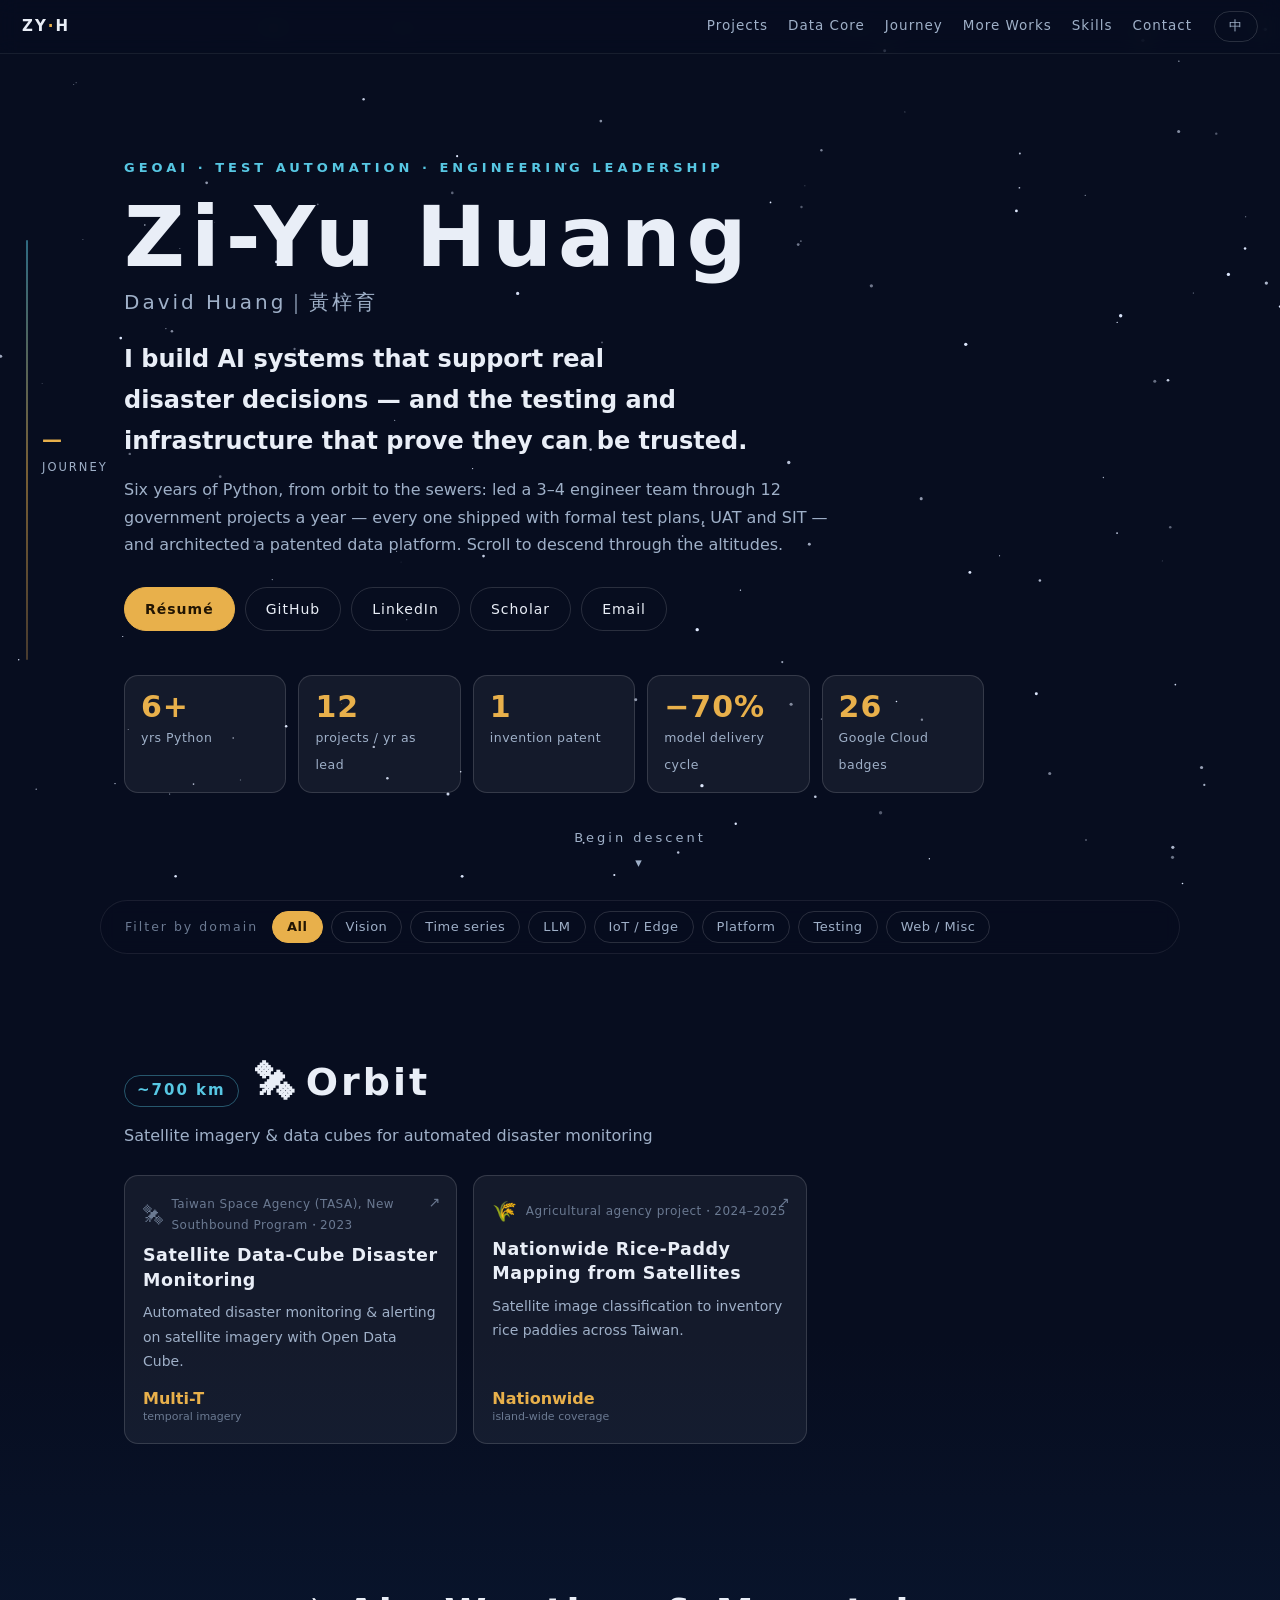
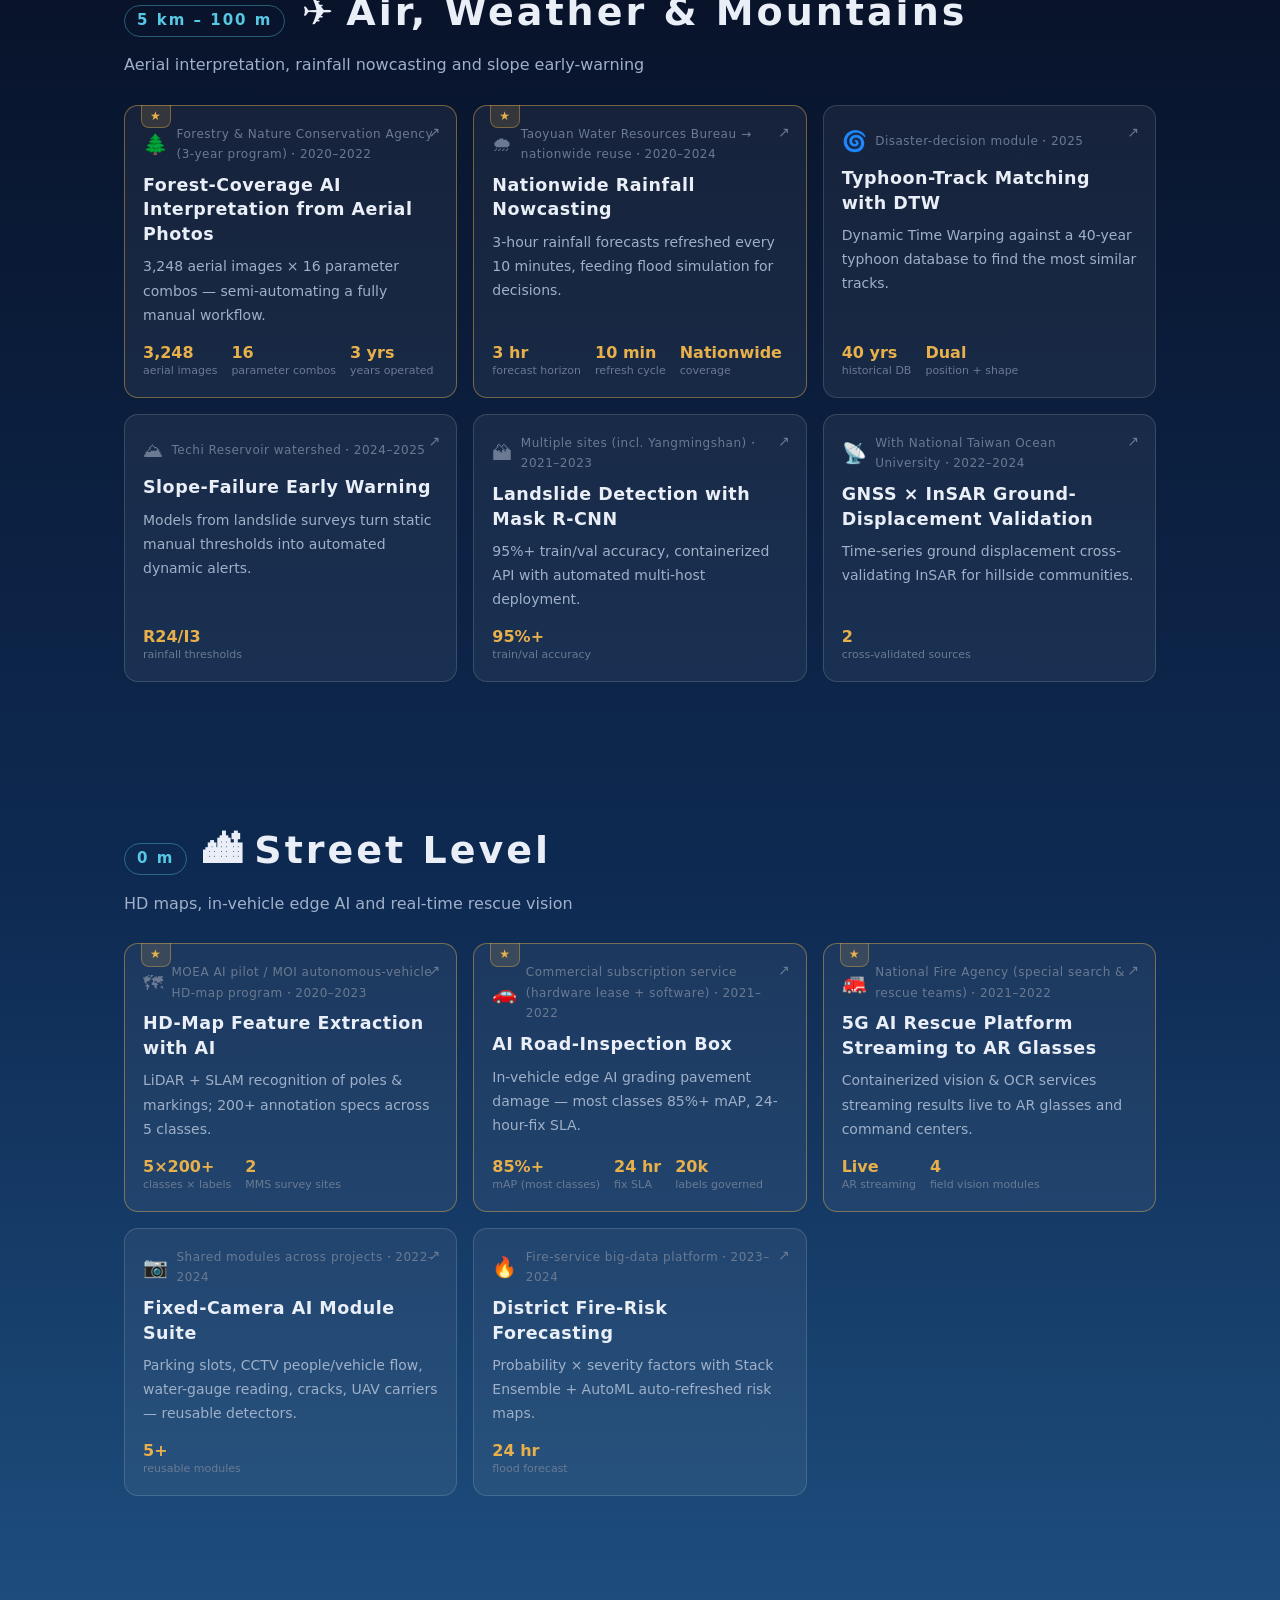
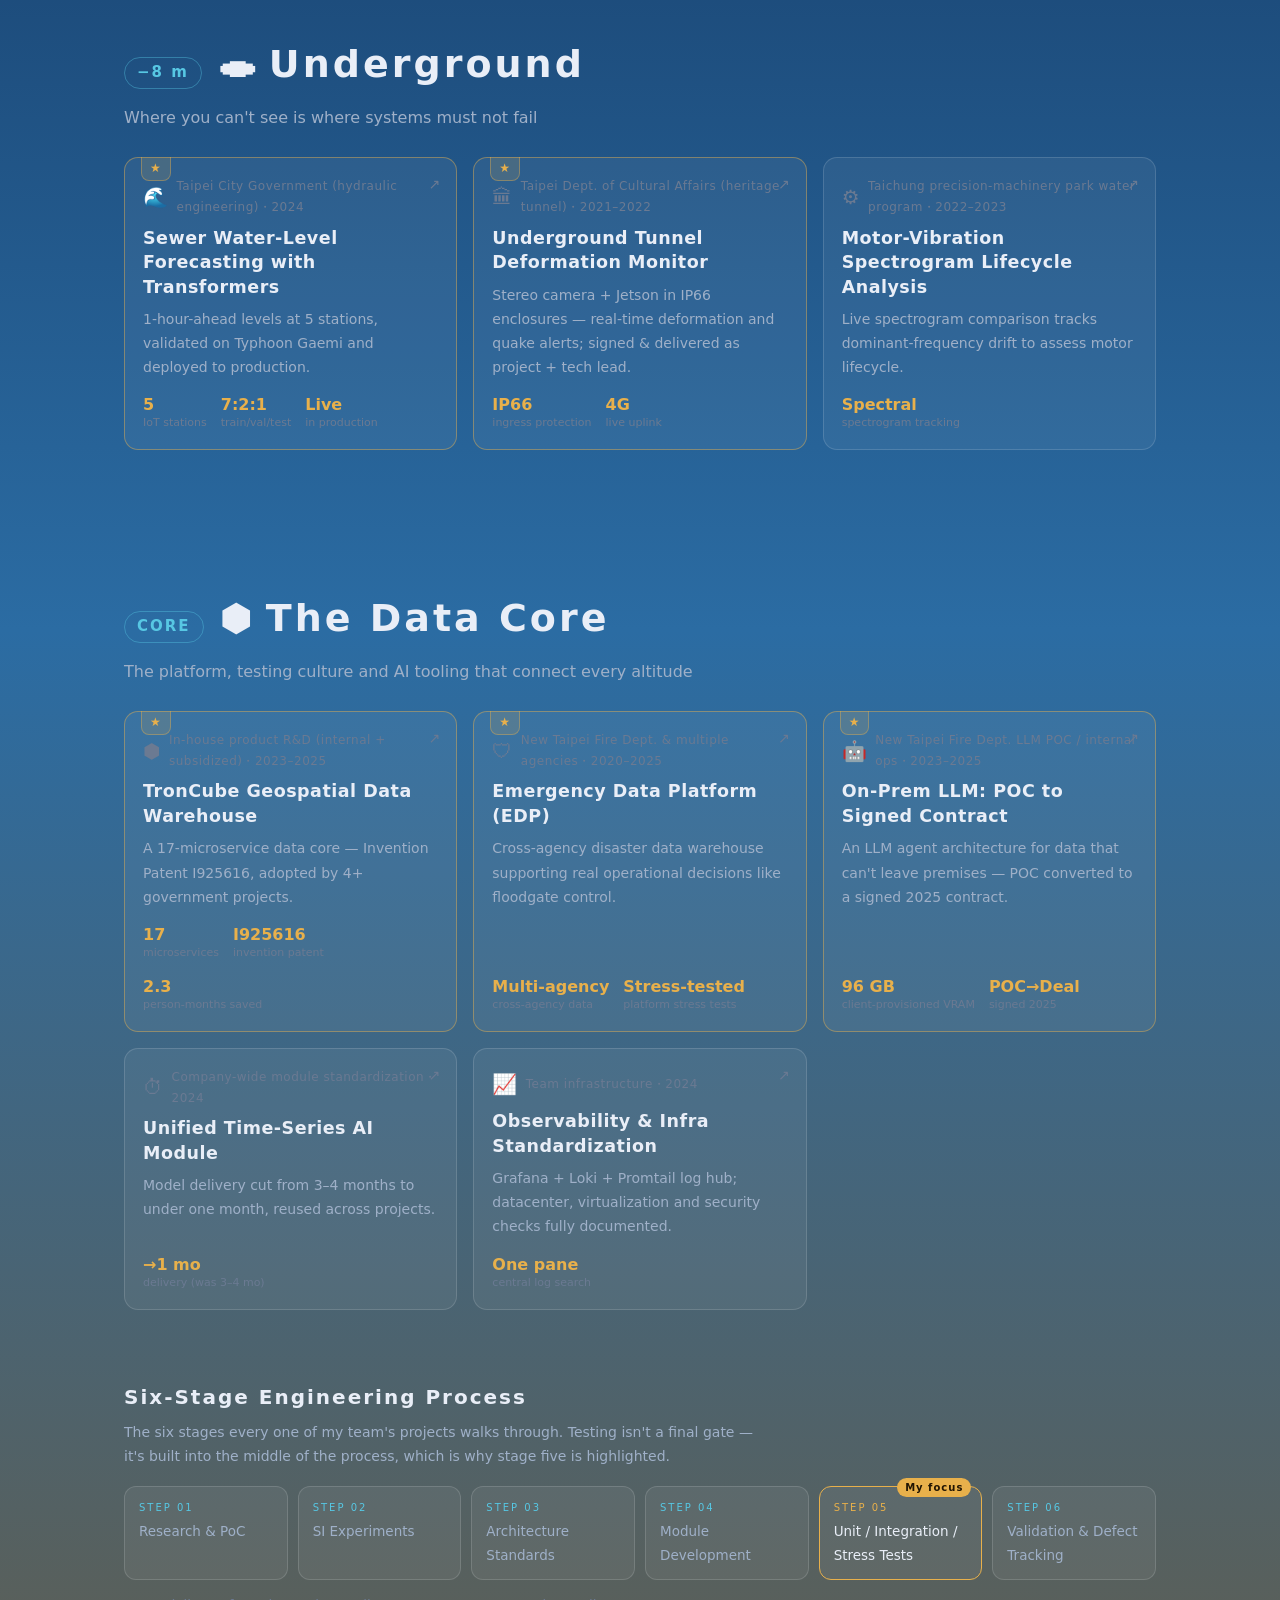
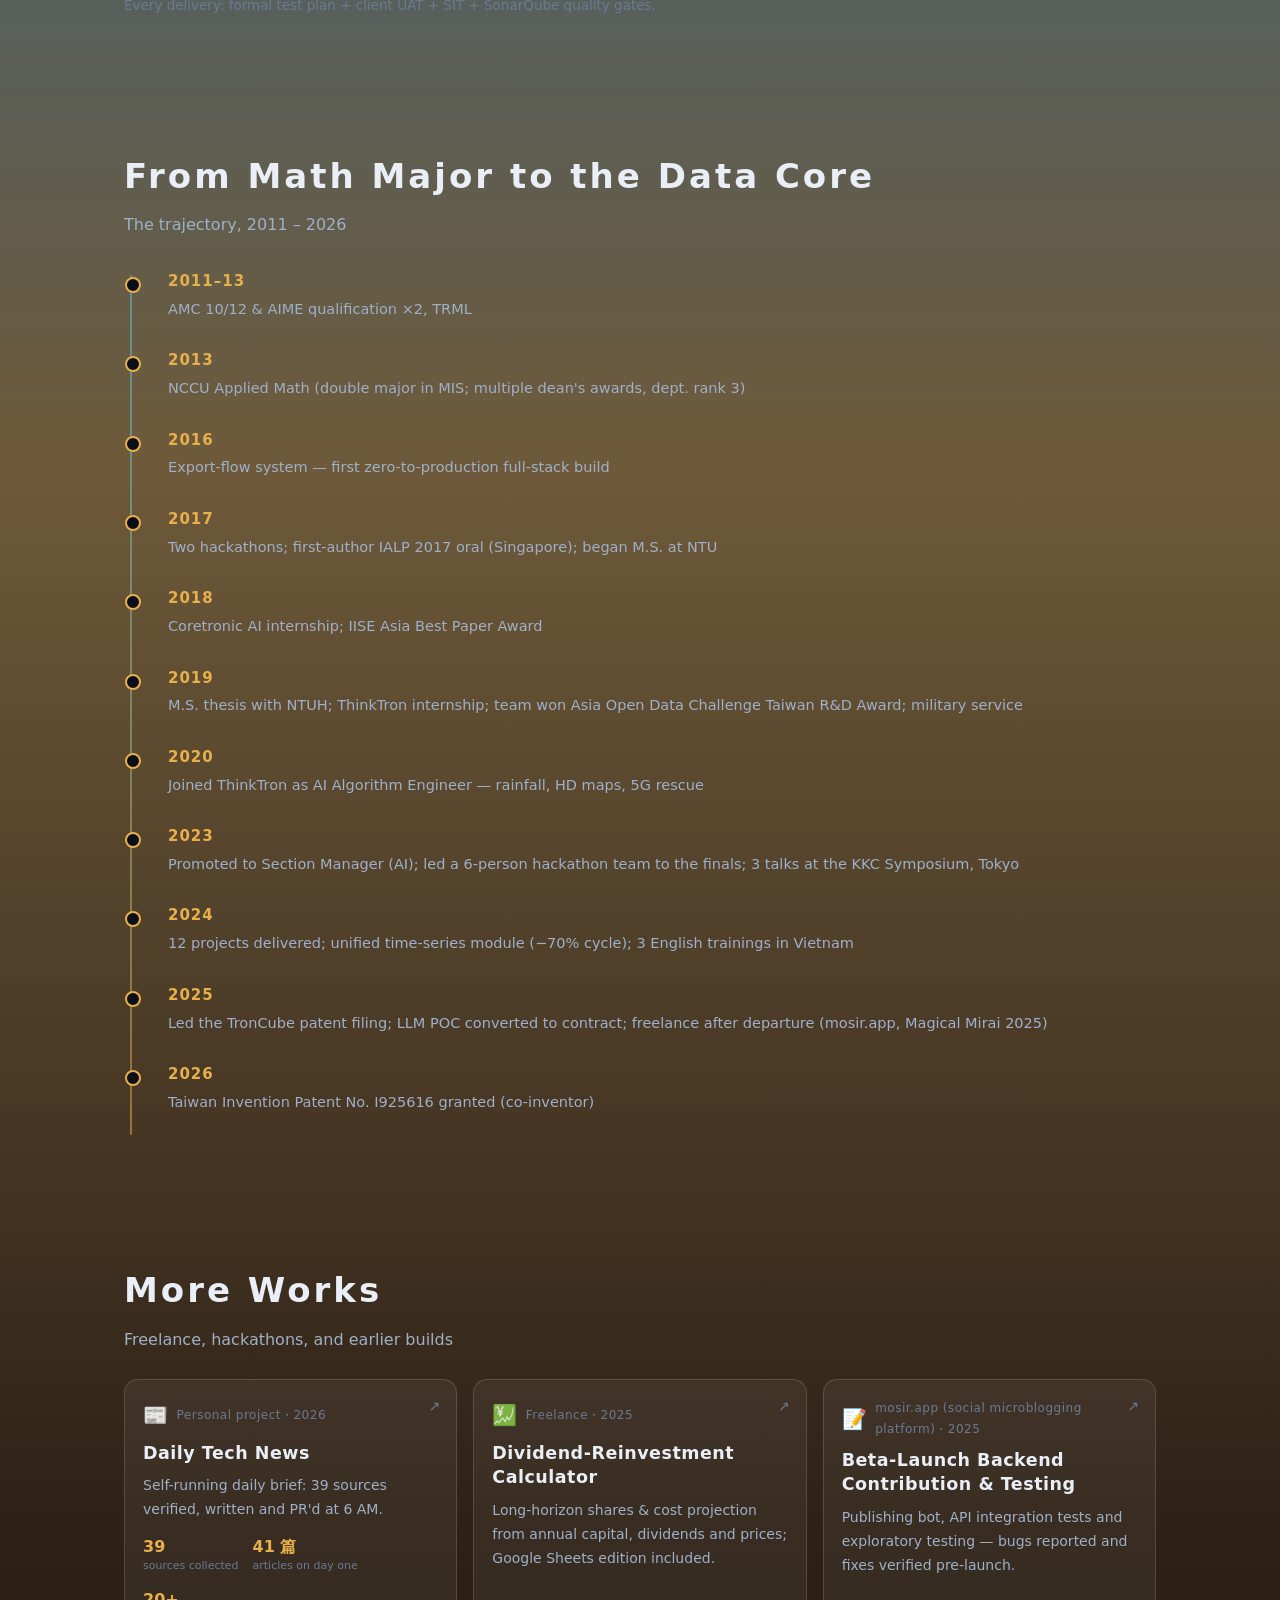
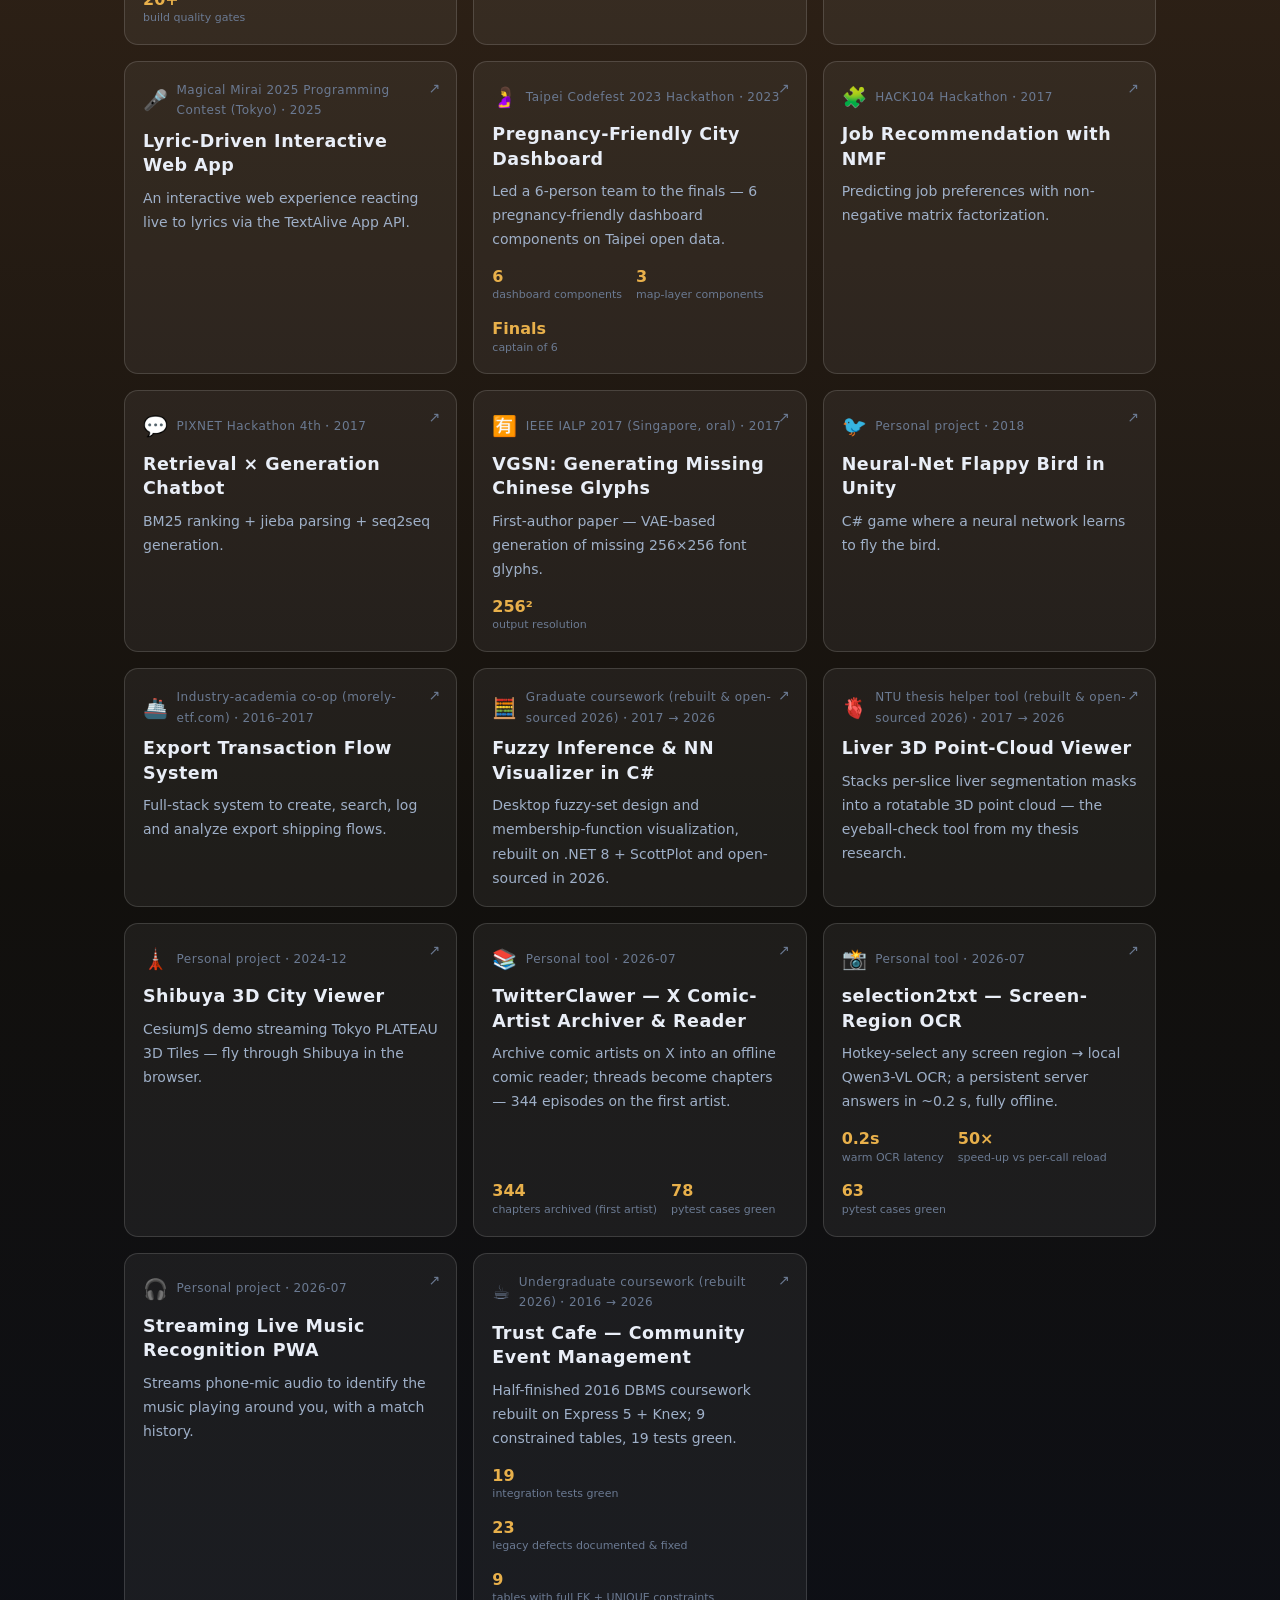
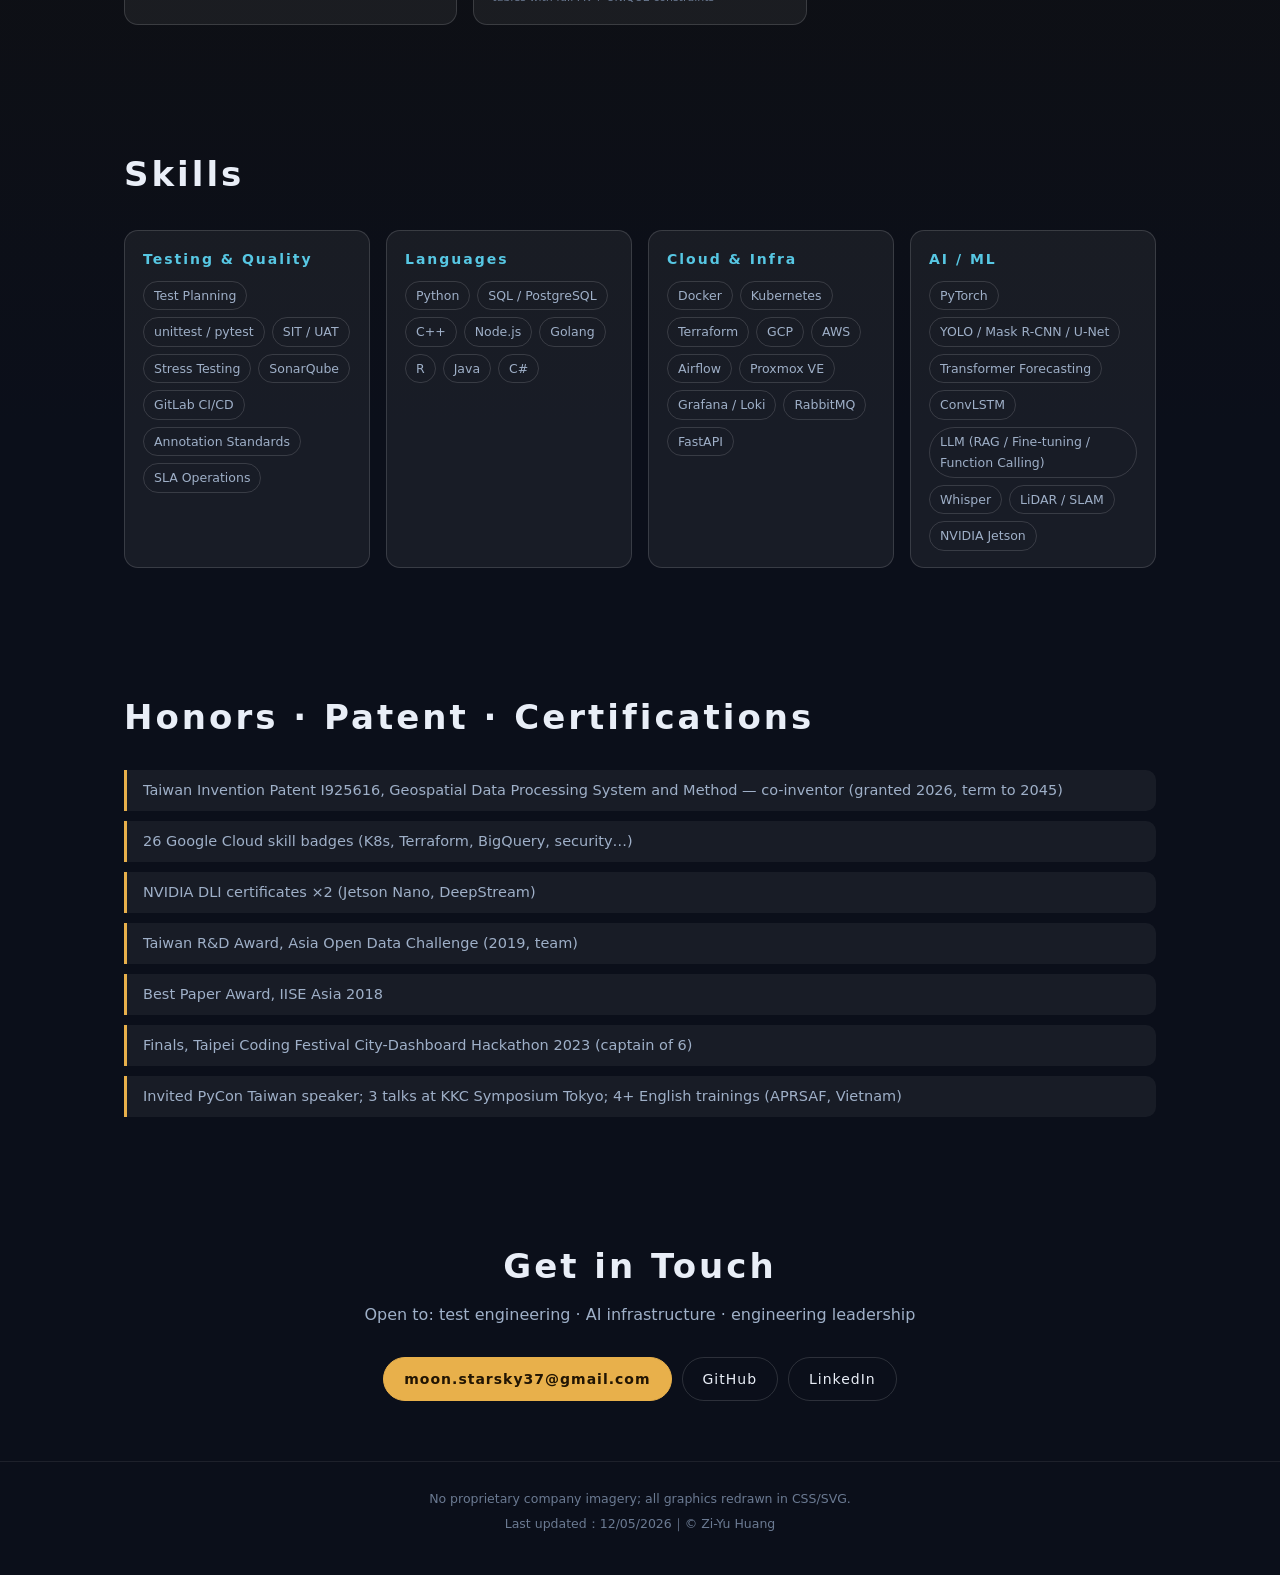
<file: index.html>
<!DOCTYPE html>
<html lang="en" data-lang="en">
<head>
<meta charset="utf-8">
<meta name="viewport" content="width=device-width, initial-scale=1">
<title>Zi-Yu Huang — AI Engineering Lead | From PoC to Production</title>
<meta name="description" content="Portfolio of Zi-Yu (David) Huang — AI engineering lead taking systems from PoC to production: LLM to signed government contract, invention patent I925616 (TronCube), remote sensing and disaster-resilience AI. 從衛星軌道到下水道的 AI 系統作品集。">
<link rel="icon" href="data:image/svg+xml,%3Csvg xmlns='http://www.w3.org/2000/svg' viewBox='0 0 100 100'%3E%3Ctext y='.9em' font-size='90'%3E🛰%3C/text%3E%3C/svg%3E">
<meta property="og:type" content="website">
<meta property="og:site_name" content="Zi-Yu (David) Huang">
<meta property="og:title" content="Zi-Yu (David) Huang — GeoAI from Orbit to Underground">
<meta property="og:description" content="AI Engineering Manager in Taipei — 6+ years shipping AI to production: LLM &amp; RAG systems, MLOps, test automation, and a patented geospatial data platform.">
<meta property="og:image" content="https://moonstarsky37.github.io/assets/img/linkedin_thumbnail.png">
<meta property="og:image:width" content="1200">
<meta property="og:image:height" content="630">
<meta property="og:image:alt" content="Zi-Yu (David) Huang — AI Engineering Manager · MLOps · LLM in Production">
<meta property="og:url" content="https://moonstarsky37.github.io/">
<meta name="twitter:card" content="summary_large_image">
<meta name="twitter:title" content="Zi-Yu (David) Huang — GeoAI from Orbit to Underground">
<meta name="twitter:description" content="AI Engineering Manager in Taipei — 6+ years shipping AI to production: LLM &amp; RAG systems, MLOps, test automation, and a patented geospatial data platform.">
<meta name="twitter:image" content="https://moonstarsky37.github.io/assets/img/linkedin_thumbnail.png">
<link rel="stylesheet" href="css/style.css">
</head>
<body>

<!-- 星空（捲動淡出） -->
<canvas id="stars" aria-hidden="true"></canvas>

<!-- 頂部導覽 -->
<nav id="topnav" aria-label="main">
  <a class="brand" href="#top">ZY<span>·</span>H</a>
  <div class="navlinks">
    <a href="#band-space" data-i18n="nav.projects"></a>
    <a href="#band-core" data-i18n="nav.core"></a>
    <a href="#timeline" data-i18n="nav.timeline"></a>
    <a href="#more" data-i18n="nav.more"></a>
    <a href="#skills" data-i18n="nav.skills"></a>
    <a href="#contact" data-i18n="nav.contact"></a>
  </div>
  <button id="langBtn" type="button" aria-label="switch language">EN</button>
</nav>

<!-- 高度尺（桌機） -->
<aside id="altRail" aria-hidden="true">
  <div class="alt-line"></div>
  <div class="alt-current"><span id="altValue">700 km</span><em id="altName">Orbit</em></div>
</aside>

<!-- 手機頂部進度條 -->
<div id="descentBar" aria-hidden="true"><i></i></div>

<main id="top">

  <!-- 無 JS 讀者（ATS、連結預覽、爬蟲）的靜態摘要 -->
  <noscript>
    <section style="max-width:720px;margin:40px auto;padding:0 20px">
      <h1>Zi-Yu (David) Huang — AI Engineering Lead</h1>
      <p>From PoC to Production | LLM &amp; Geospatial AI · Taipei, Taiwan</p>
      <p>Led a 3&ndash;4 person AI team delivering 12 government and enterprise projects in 2024; converted an on-premises LLM proof of concept into a signed government contract; co-inventor of Taiwan Invention Patent No. I925616 (TronCube, a 17-microservice geospatial data-warehouse platform); built remote-sensing, LiDAR, and disaster-response AI systems running in production.</p>
      <p>把 AI 系統從概念驗證帶到政府簽約與生產維運：LLM、遙測影像、LiDAR 點雲、防救災系統。中華民國發明專利第 I925616 號共同發明人。</p>
      <ul>
        <li><a href="resume/Resume_ZiYu_Huang_2026_EN.html">Resume (English, ATS-friendly)</a></li>
        <li><a href="resume/Resume_ZiYu_Huang_2026_ZH.html">履歷（中文）</a></li>
        <li><a href="https://github.com/moonstarsky37">GitHub</a> · <a href="https://www.linkedin.com/in/davidhuang0304">LinkedIn</a> · <a href="mailto:moon.starsky37@gmail.com">moon.starsky37@gmail.com</a></li>
      </ul>
      <p>This portfolio is interactive and requires JavaScript; the links above work without it.</p>
    </section>
  </noscript>

  <!-- HERO：深空 -->
  <header class="hero" id="hero">
    <p class="eyebrow" data-i18n="hero.eyebrow"></p>
    <h1><span data-i18n="hero.name"></span><small data-i18n="hero.name.sub"></small></h1>
    <p class="tagline" data-i18n="hero.tagline"></p>
    <p class="intro" data-i18n="hero.intro"></p>

    <div class="cta">
      <a class="btn solid" href="resume/" data-i18n="hero.resume"></a>
      <a class="btn" href="https://github.com/moonstarsky37" target="_blank" rel="noopener">GitHub</a>
      <a class="btn" href="https://www.linkedin.com/in/davidhuang0304" target="_blank" rel="noopener">LinkedIn</a>
      <a class="btn" href="https://scholar.google.com/citations?user=RNvt85EAAAAJ" target="_blank" rel="noopener">Scholar</a>
      <a class="btn" href="mailto:moon.starsky37@gmail.com">Email</a>
    </div>

    <div class="stats" id="stats"></div>

    <a class="scroll-hint" href="#band-space"><span data-i18n="hero.scroll"></span><i>▾</i></a>
  </header>

  <!-- 篩選列（sticky） -->
  <div id="filterbar" role="toolbar" aria-label="project filter">
    <span class="filter-label" data-i18n="filter.label"></span>
    <div id="filterChips"></div>
  </div>

  <!-- 高度帶：由 main.js 依 BANDS/PROJECTS 渲染 -->
  <div id="bands"></div>

  <!-- 六階段流程（渲染於 core band 之後） -->
  <template id="flowTpl">
    <section class="flow reveal">
      <h3 data-i18n="core.flow.title"></h3>
      <p class="flow-sub" data-i18n="core.flow.sub"></p>
      <ol class="flowline">
        <li><span data-i18n="core.flow.s1"></span></li>
        <li><span data-i18n="core.flow.s2"></span></li>
        <li><span data-i18n="core.flow.s3"></span></li>
        <li><span data-i18n="core.flow.s4"></span></li>
        <li class="hot"><em class="hot-badge" data-i18n="core.flow.hot"></em><span data-i18n="core.flow.s5"></span></li>
        <li><span data-i18n="core.flow.s6"></span></li>
      </ol>
      <p class="flownote" data-i18n="core.flow.note"></p>
    </section>
  </template>

  <!-- 經歷時間軸 -->
  <section id="timeline" class="section">
    <h2 data-i18n="timeline.title"></h2>
    <p class="section-sub" data-i18n="timeline.sub"></p>
    <ol id="timelineList" class="tl"></ol>
  </section>

  <!-- 更多作品 -->
  <section id="more" class="section">
    <h2 data-i18n="more.title"></h2>
    <p class="section-sub" data-i18n="more.sub"></p>
    <div id="moreGrid" class="grid"></div>
  </section>

  <!-- 技能 -->
  <section id="skills" class="section">
    <h2 data-i18n="skills.title"></h2>
    <div id="skillGroups" class="skillwrap"></div>
  </section>

  <!-- 獎項 -->
  <section id="honors" class="section">
    <h2 data-i18n="honors.title"></h2>
    <ul id="honorList" class="honors"></ul>
  </section>

  <!-- 聯絡 -->
  <section id="contact" class="section contact">
    <h2 data-i18n="contact.title"></h2>
    <p class="section-sub" data-i18n="contact.sub"></p>
    <div class="cta">
      <a class="btn solid" href="mailto:moon.starsky37@gmail.com">moon.starsky37@gmail.com</a>
      <a class="btn" href="https://github.com/moonstarsky37" target="_blank" rel="noopener">GitHub</a>
      <a class="btn" href="https://www.linkedin.com/in/davidhuang0304" target="_blank" rel="noopener">LinkedIn</a>
    </div>
  </section>

  <footer>
    <p data-i18n="footer.built"></p>
    <p><span data-i18n="footer.updated"></span>：<time id="lastUpdated"></time>｜© Zi-Yu Huang</p>
  </footer>
</main>

<!-- 專案 Modal -->
<div id="modal" class="modal" hidden>
  <div class="modal-backdrop" data-close></div>
  <div class="modal-card" role="dialog" aria-modal="true" aria-labelledby="mTitle">
    <button class="modal-x" type="button" data-close aria-label="close">✕</button>
    <p class="m-meta"><span id="mIcon"></span><span id="mOrg"></span>・<span id="mPeriod"></span></p>
    <h3 id="mTitle"></h3>
    <p id="mDetail"></p>
    <div id="mImgs" class="m-imgs"></div>
    <div class="m-sec"><h4 data-i18n="modal.metrics"></h4><div id="mMetrics" class="m-metrics"></div></div>
    <div class="m-sec"><h4 data-i18n="modal.stack"></h4><div id="mStack" class="chips"></div></div>
    <div class="m-sec" id="mLinkSec"><h4 data-i18n="modal.links"></h4><div id="mLinks" class="m-links"></div></div>
  </div>
</div>

<script src="js/projects.js"></script>
<script src="js/i18n.js"></script>
<script src="js/main.js"></script>
</body>
</html>
</file>
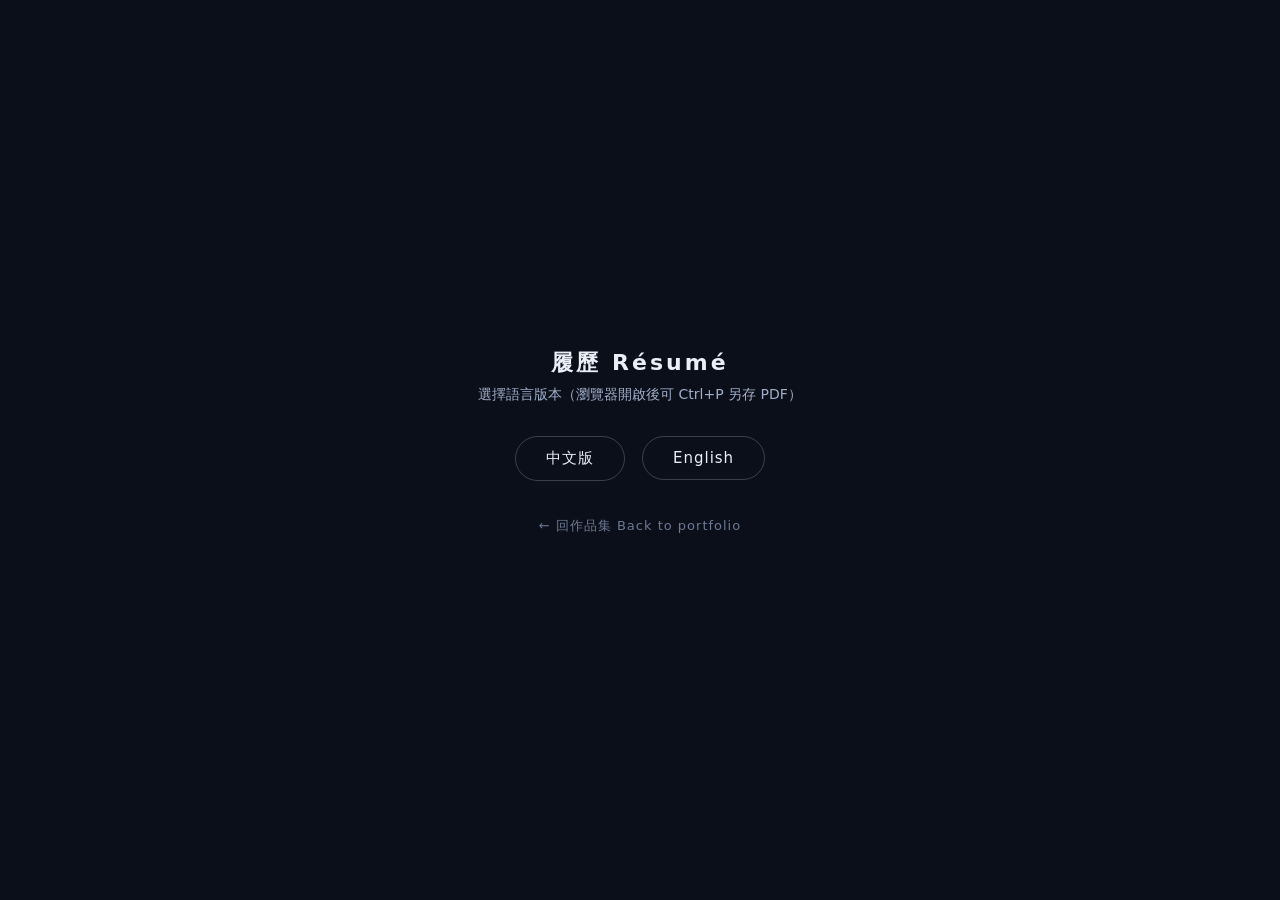
<file: resume/index.html>
<!DOCTYPE html>
<html lang="zh-Hant">
<head>
<meta charset="utf-8">
<meta name="viewport" content="width=device-width, initial-scale=1">
<title>履歷下載 — Zi-Yu Huang</title>
<style>
  body{font-family:"Noto Sans TC","Microsoft JhengHei",system-ui,sans-serif;
       background:#0b0f1a;color:#e9eef7;display:flex;min-height:100vh;
       align-items:center;justify-content:center;margin:0}
  .box{text-align:center;padding:40px}
  h1{font-size:22px;letter-spacing:3px;margin:0 0 8px}
  p{color:#9fb0c8;font-size:14px;margin:0 0 26px}
  a{display:inline-block;margin:6px;padding:12px 30px;border-radius:99px;
    border:1px solid rgba(255,255,255,.2);color:#e9eef7;text-decoration:none;
    font-size:15px;letter-spacing:1px}
  a:hover{border-color:#e8b04b;color:#e8b04b}
  a.back{border:0;color:#6b7a92;font-size:13px;display:block;margin-top:18px}
</style>
</head>
<body>
  <div class="box">
    <h1>履歷 Résumé</h1>
    <p>選擇語言版本（瀏覽器開啟後可 Ctrl+P 另存 PDF）</p>
    <a href="Resume_ZiYu_Huang_2026_ZH.html">中文版</a>
    <a href="Resume_ZiYu_Huang_2026_EN.html">English</a>
    <a class="back" href="../">← 回作品集 Back to portfolio</a>
  </div>
</body>
</html>
</file>
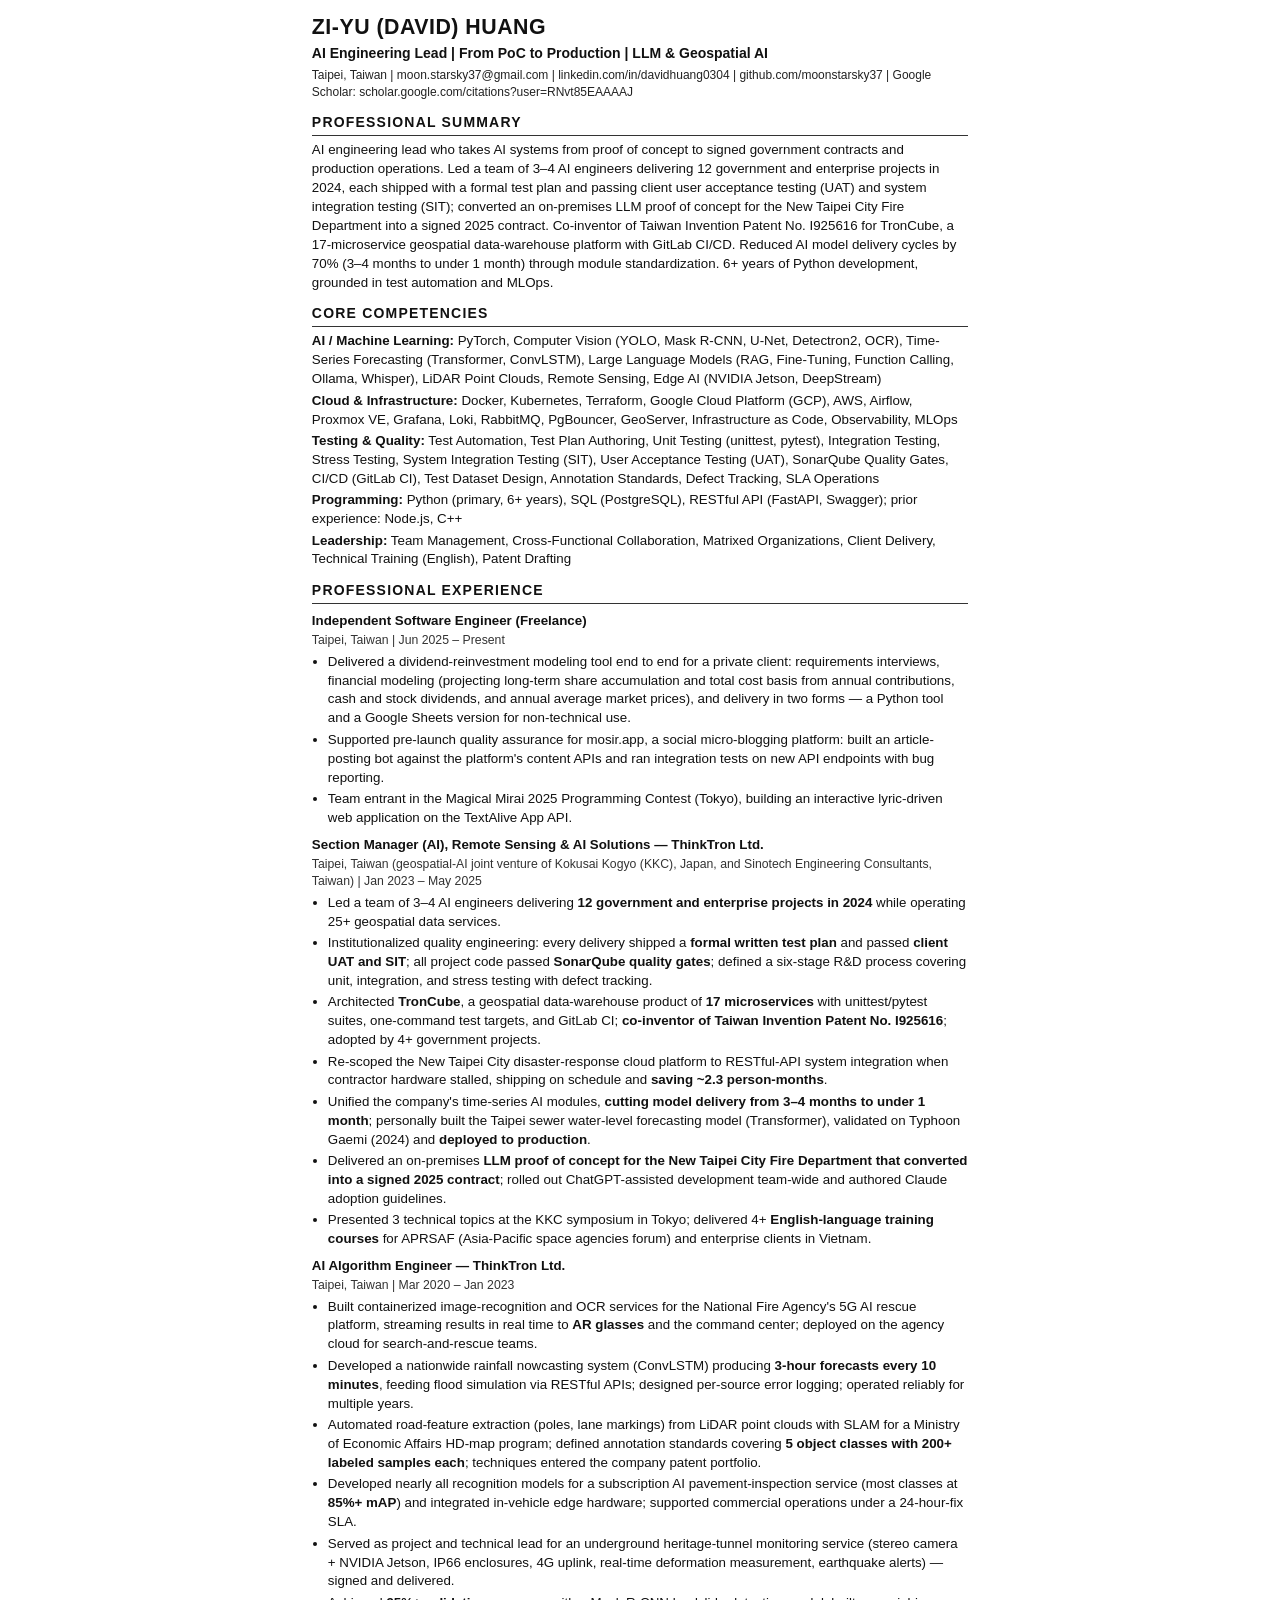
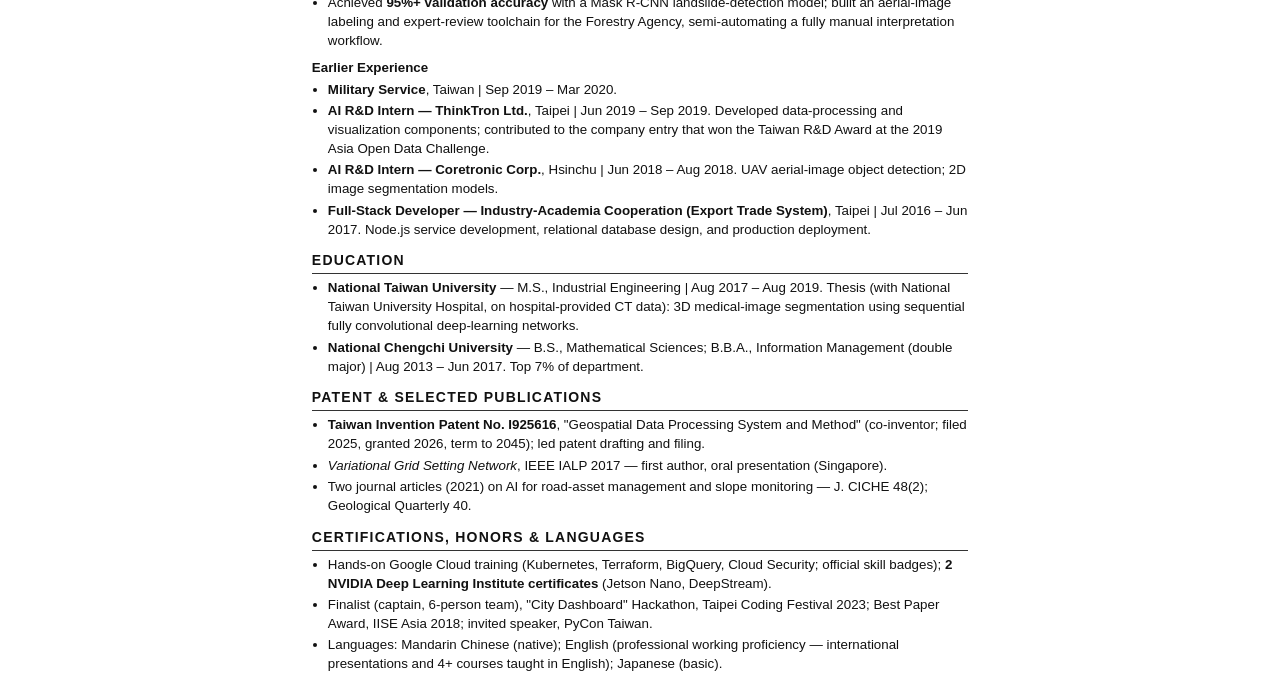
<file: resume/Resume_ZiYu_Huang_2026_EN.html>
<!DOCTYPE html>
<html lang="en">
<head>
<meta charset="utf-8">
<title>Zi-Yu Huang — Resume (ATS)</title>
<style>
  /* ATS-first design: single column, no tables/flex for content, standard headings,
     system fonts, plain-text contact line. Prints to a clean 2-page A4 PDF. */
  @page { size: A4; margin: 14mm 16mm; }
  * { box-sizing: border-box; margin: 0; padding: 0; }
  body {
    font-family: Arial, Helvetica, "Noto Sans", sans-serif;
    font-size: 10pt; line-height: 1.42; color: #111;
    max-width: 180mm; margin: 0 auto; padding: 12px;
  }
  h1 { font-size: 16pt; letter-spacing: .5px; }
  .target { font-size: 10.5pt; font-weight: bold; margin-top: 2px; }
  .contact { font-size: 9pt; margin-top: 3px; color: #222; }
  h2 {
    font-size: 10.5pt; text-transform: uppercase; letter-spacing: 1.2px;
    border-bottom: 1.2px solid #333; margin: 12px 0 5px; padding-bottom: 2px;
  }
  h3 { font-size: 10pt; margin: 8px 0 1px; }
  .meta { font-size: 9.2pt; color: #333; margin-bottom: 2px; }
  ul { padding-left: 16px; margin: 3px 0 6px; }
  li { margin-bottom: 2.5px; }
  p { margin-bottom: 4px; }
  .kw p { margin-bottom: 2.5px; }
  @media print { body { padding: 0; } }
</style>
</head>
<body>
<header>
  <h1>ZI-YU (DAVID) HUANG</h1>
  <div class="target">AI Engineering Lead | From PoC to Production | LLM &amp; Geospatial AI</div>
  <div class="contact">Taipei, Taiwan | moon.starsky37@gmail.com | linkedin.com/in/davidhuang0304 | github.com/moonstarsky37 | Google Scholar: scholar.google.com/citations?user=RNvt85EAAAAJ</div>
</header>

<h2>Professional Summary</h2>
<p>AI engineering lead who takes AI systems from proof of concept to signed government contracts and production operations. Led a team of 3&ndash;4 AI engineers delivering 12 government and enterprise projects in 2024, each shipped with a formal test plan and passing client user acceptance testing (UAT) and system integration testing (SIT); converted an on-premises LLM proof of concept for the New Taipei City Fire Department into a signed 2025 contract. Co-inventor of Taiwan Invention Patent No. I925616 for TronCube, a 17-microservice geospatial data-warehouse platform with GitLab CI/CD. Reduced AI model delivery cycles by 70% (3&ndash;4 months to under 1 month) through module standardization. 6+ years of Python development, grounded in test automation and MLOps.</p>

<h2>Core Competencies</h2>
<div class="kw">
<p><b>AI / Machine Learning:</b> PyTorch, Computer Vision (YOLO, Mask R-CNN, U-Net, Detectron2, OCR), Time-Series Forecasting (Transformer, ConvLSTM), Large Language Models (RAG, Fine-Tuning, Function Calling, Ollama, Whisper), LiDAR Point Clouds, Remote Sensing, Edge AI (NVIDIA Jetson, DeepStream)</p>
<p><b>Cloud &amp; Infrastructure:</b> Docker, Kubernetes, Terraform, Google Cloud Platform (GCP), AWS, Airflow, Proxmox VE, Grafana, Loki, RabbitMQ, PgBouncer, GeoServer, Infrastructure as Code, Observability, MLOps</p>
<p><b>Testing &amp; Quality:</b> Test Automation, Test Plan Authoring, Unit Testing (unittest, pytest), Integration Testing, Stress Testing, System Integration Testing (SIT), User Acceptance Testing (UAT), SonarQube Quality Gates, CI/CD (GitLab CI), Test Dataset Design, Annotation Standards, Defect Tracking, SLA Operations</p>
<p><b>Programming:</b> Python (primary, 6+ years), SQL (PostgreSQL), RESTful API (FastAPI, Swagger); prior experience: Node.js, C++</p>
<p><b>Leadership:</b> Team Management, Cross-Functional Collaboration, Matrixed Organizations, Client Delivery, Technical Training (English), Patent Drafting</p>
</div>

<h2>Professional Experience</h2>

<h3>Independent Software Engineer (Freelance)</h3>
<div class="meta">Taipei, Taiwan | Jun 2025 &ndash; Present</div>
<ul>
  <li>Delivered a dividend-reinvestment modeling tool end to end for a private client: requirements interviews, financial modeling (projecting long-term share accumulation and total cost basis from annual contributions, cash and stock dividends, and annual average market prices), and delivery in two forms &mdash; a Python tool and a Google Sheets version for non-technical use.</li>
  <li>Supported pre-launch quality assurance for mosir.app, a social micro-blogging platform: built an article-posting bot against the platform's content APIs and ran integration tests on new API endpoints with bug reporting.</li>
  <li>Team entrant in the Magical Mirai 2025 Programming Contest (Tokyo), building an interactive lyric-driven web application on the TextAlive App API.</li>
</ul>

<h3>Section Manager (AI), Remote Sensing &amp; AI Solutions &mdash; ThinkTron Ltd.</h3>
<div class="meta">Taipei, Taiwan (geospatial-AI joint venture of Kokusai Kogyo (KKC), Japan, and Sinotech Engineering Consultants, Taiwan) | Jan 2023 &ndash; May 2025</div>
<ul>
  <li>Led a team of 3&ndash;4 AI engineers delivering <b>12 government and enterprise projects in 2024</b> while operating 25+ geospatial data services.</li>
  <li>Institutionalized quality engineering: every delivery shipped a <b>formal written test plan</b> and passed <b>client UAT and SIT</b>; all project code passed <b>SonarQube quality gates</b>; defined a six-stage R&amp;D process covering unit, integration, and stress testing with defect tracking.</li>
  <li>Architected <b>TronCube</b>, a geospatial data-warehouse product of <b>17 microservices</b> with unittest/pytest suites, one-command test targets, and GitLab CI; <b>co-inventor of Taiwan Invention Patent No. I925616</b>; adopted by 4+ government projects.</li>
  <li>Re-scoped the New Taipei City disaster-response cloud platform to RESTful-API system integration when contractor hardware stalled, shipping on schedule and <b>saving ~2.3 person-months</b>.</li>
  <li>Unified the company's time-series AI modules, <b>cutting model delivery from 3&ndash;4 months to under 1 month</b>; personally built the Taipei sewer water-level forecasting model (Transformer), validated on Typhoon Gaemi (2024) and <b>deployed to production</b>.</li>
  <li>Delivered an on-premises <b>LLM proof of concept for the New Taipei City Fire Department that converted into a signed 2025 contract</b>; rolled out ChatGPT-assisted development team-wide and authored Claude adoption guidelines.</li>
  <li>Presented 3 technical topics at the KKC symposium in Tokyo; delivered 4+ <b>English-language training courses</b> for APRSAF (Asia-Pacific space agencies forum) and enterprise clients in Vietnam.</li>
</ul>

<h3>AI Algorithm Engineer &mdash; ThinkTron Ltd.</h3>
<div class="meta">Taipei, Taiwan | Mar 2020 &ndash; Jan 2023</div>
<ul>
  <li>Built containerized image-recognition and OCR services for the National Fire Agency's 5G AI rescue platform, streaming results in real time to <b>AR glasses</b> and the command center; deployed on the agency cloud for search-and-rescue teams.</li>
  <li>Developed a nationwide rainfall nowcasting system (ConvLSTM) producing <b>3-hour forecasts every 10 minutes</b>, feeding flood simulation via RESTful APIs; designed per-source error logging; operated reliably for multiple years.</li>
  <li>Automated road-feature extraction (poles, lane markings) from LiDAR point clouds with SLAM for a Ministry of Economic Affairs HD-map program; defined annotation standards covering <b>5 object classes with 200+ labeled samples each</b>; techniques entered the company patent portfolio.</li>
  <li>Developed nearly all recognition models for a subscription AI pavement-inspection service (most classes at <b>85%+ mAP</b>) and integrated in-vehicle edge hardware; supported commercial operations under a 24-hour-fix SLA.</li>
  <li>Served as project and technical lead for an underground heritage-tunnel monitoring service (stereo camera + NVIDIA Jetson, IP66 enclosures, 4G uplink, real-time deformation measurement, earthquake alerts) &mdash; signed and delivered.</li>
  <li>Achieved <b>95%+ validation accuracy</b> with a Mask R-CNN landslide-detection model; built an aerial-image labeling and expert-review toolchain for the Forestry Agency, semi-automating a fully manual interpretation workflow.</li>
</ul>

<h3>Earlier Experience</h3>
<ul>
  <li><b>Military Service</b>, Taiwan | Sep 2019 &ndash; Mar 2020.</li>
  <li><b>AI R&amp;D Intern &mdash; ThinkTron Ltd.</b>, Taipei | Jun 2019 &ndash; Sep 2019. Developed data-processing and visualization components; contributed to the company entry that won the Taiwan R&amp;D Award at the 2019 Asia Open Data Challenge.</li>
  <li><b>AI R&amp;D Intern &mdash; Coretronic Corp.</b>, Hsinchu | Jun 2018 &ndash; Aug 2018. UAV aerial-image object detection; 2D image segmentation models.</li>
  <li><b>Full-Stack Developer &mdash; Industry-Academia Cooperation (Export Trade System)</b>, Taipei | Jul 2016 &ndash; Jun 2017. Node.js service development, relational database design, and production deployment.</li>
</ul>

<h2>Education</h2>
<ul>
  <li><b>National Taiwan University</b> &mdash; M.S., Industrial Engineering | Aug 2017 &ndash; Aug 2019. Thesis (with National Taiwan University Hospital, on hospital-provided CT data): 3D medical-image segmentation using sequential fully convolutional deep-learning networks.</li>
  <li><b>National Chengchi University</b> &mdash; B.S., Mathematical Sciences; B.B.A., Information Management (double major) | Aug 2013 &ndash; Jun 2017. Top 7% of department.</li>
</ul>

<h2>Patent &amp; Selected Publications</h2>
<ul>
  <li><b>Taiwan Invention Patent No. I925616</b>, "Geospatial Data Processing System and Method" (co-inventor; filed 2025, granted 2026, term to 2045); led patent drafting and filing.</li>
  <li><i>Variational Grid Setting Network</i>, IEEE IALP 2017 &mdash; first author, oral presentation (Singapore).</li>
  <li>Two journal articles (2021) on AI for road-asset management and slope monitoring &mdash; J. CICHE 48(2); Geological Quarterly 40.</li>
</ul>

<h2>Certifications, Honors &amp; Languages</h2>
<ul>
  <li>Hands-on Google Cloud training (Kubernetes, Terraform, BigQuery, Cloud Security; official skill badges); <b>2 NVIDIA Deep Learning Institute certificates</b> (Jetson Nano, DeepStream).</li>
  <li>Finalist (captain, 6-person team), "City Dashboard" Hackathon, Taipei Coding Festival 2023; Best Paper Award, IISE Asia 2018; invited speaker, PyCon Taiwan.</li>
  <li>Languages: Mandarin Chinese (native); English (professional working proficiency &mdash; international presentations and 4+ courses taught in English); Japanese (basic).</li>
</ul>

</body>
</html>
</file>
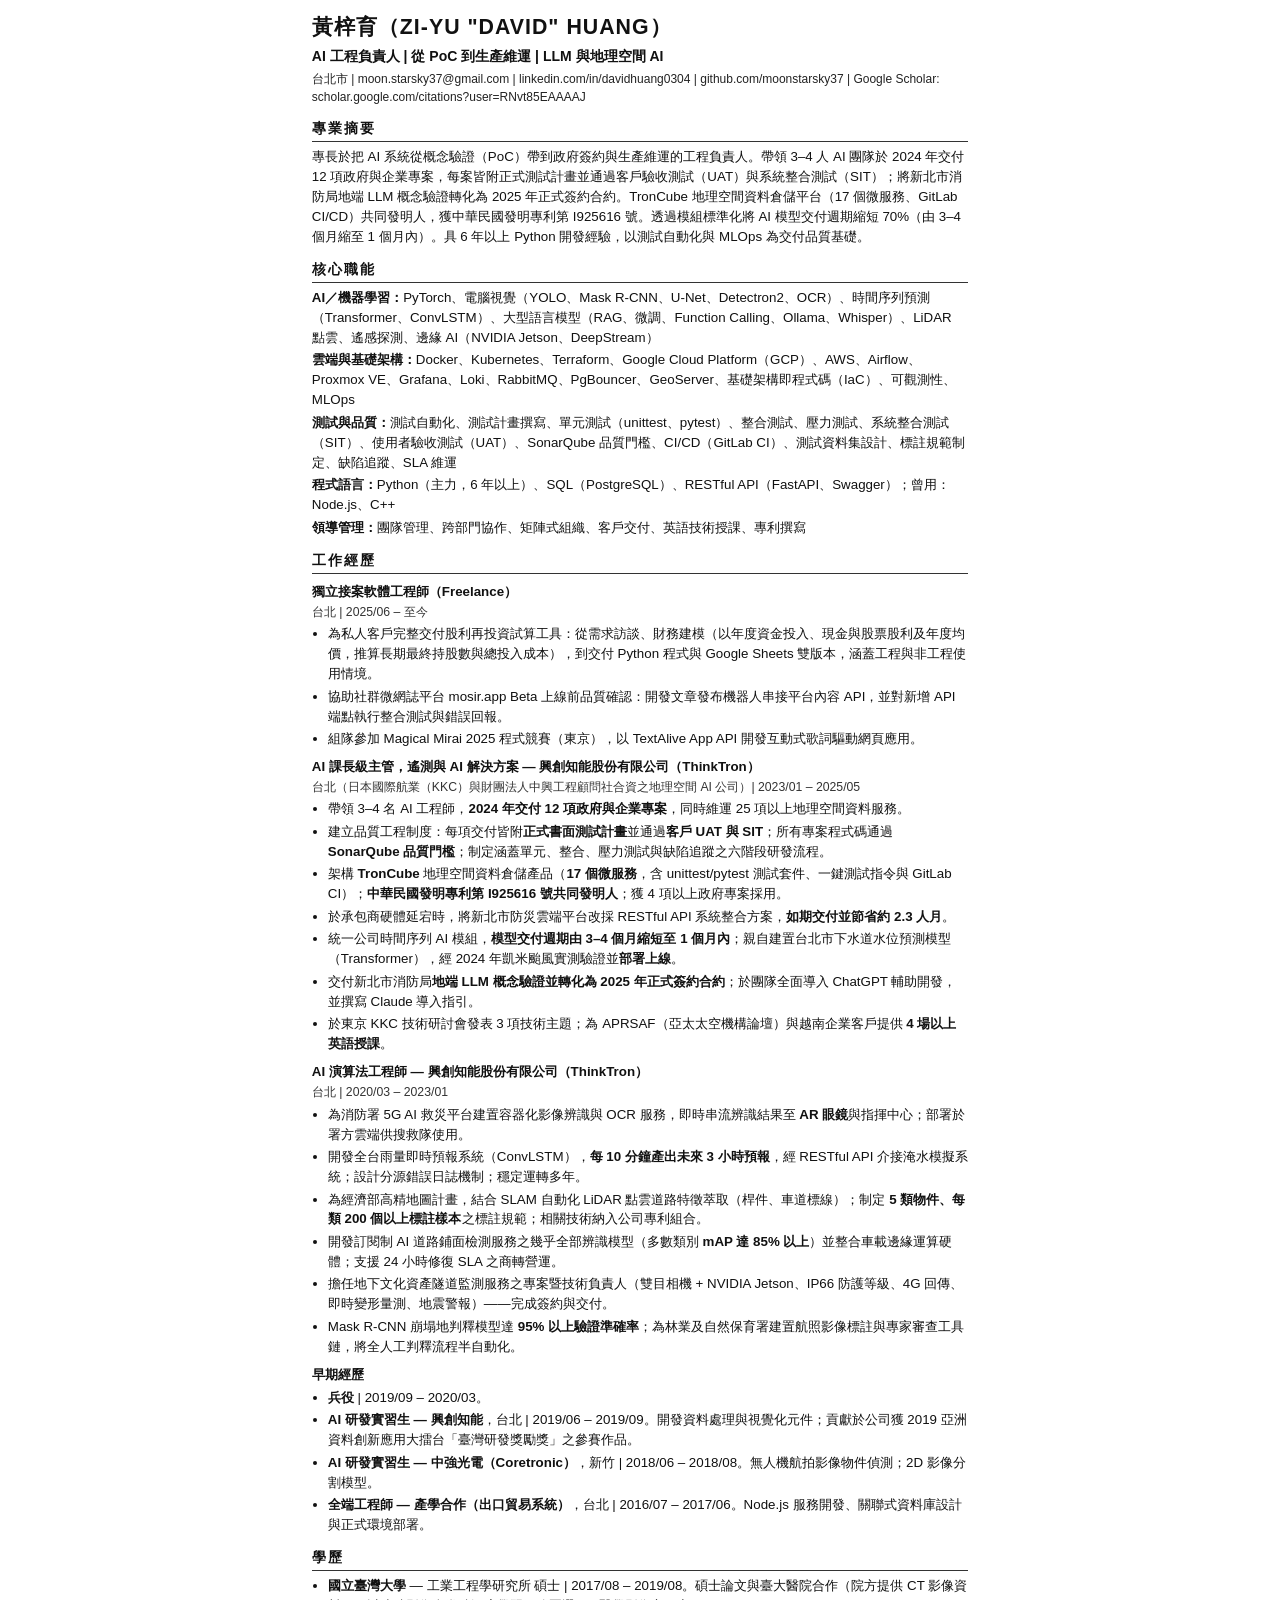
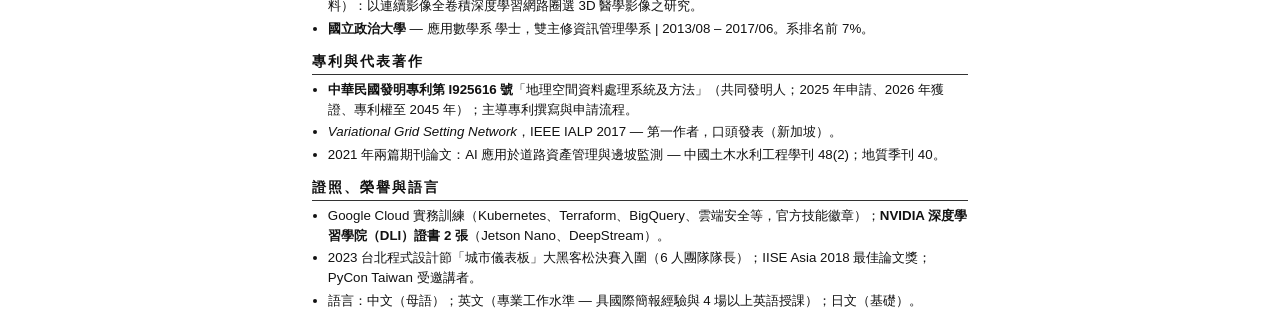
<file: resume/Resume_ZiYu_Huang_2026_ZH.html>
<!DOCTYPE html>
<html lang="zh-Hant">
<head>
<meta charset="utf-8">
<title>黃梓育 — 履歷（ATS 中文版）</title>
<style>
  /* ATS 優先設計：單欄、無表格、標準標題、系統字型。可列印為乾淨的兩頁 A4 PDF。 */
  @page { size: A4; margin: 14mm 16mm; }
  * { box-sizing: border-box; margin: 0; padding: 0; }
  body {
    font-family: "Noto Sans TC", "Microsoft JhengHei", "PingFang TC", Arial, sans-serif;
    font-size: 10pt; line-height: 1.5; color: #111;
    max-width: 180mm; margin: 0 auto; padding: 12px;
  }
  h1 { font-size: 16pt; letter-spacing: 1px; }
  .target { font-size: 10.5pt; font-weight: bold; margin-top: 2px; }
  .contact { font-size: 9pt; margin-top: 3px; color: #222; }
  h2 {
    font-size: 10.5pt; letter-spacing: 2px;
    border-bottom: 1.2px solid #333; margin: 12px 0 5px; padding-bottom: 2px;
  }
  h3 { font-size: 10pt; margin: 8px 0 1px; }
  .meta { font-size: 9.2pt; color: #333; margin-bottom: 2px; }
  ul { padding-left: 16px; margin: 3px 0 6px; }
  li { margin-bottom: 2.5px; }
  p { margin-bottom: 4px; }
  .kw p { margin-bottom: 2.5px; }
  @media print { body { padding: 0; } }
</style>
</head>
<body>
<header>
  <h1>黃梓育（ZI-YU "DAVID" HUANG）</h1>
  <div class="target">AI 工程負責人 | 從 PoC 到生產維運 | LLM 與地理空間 AI</div>
  <div class="contact">台北市 | moon.starsky37@gmail.com | linkedin.com/in/davidhuang0304 | github.com/moonstarsky37 | Google Scholar: scholar.google.com/citations?user=RNvt85EAAAAJ</div>
</header>

<h2>專業摘要</h2>
<p>專長於把 AI 系統從概念驗證（PoC）帶到政府簽約與生產維運的工程負責人。帶領 3&ndash;4 人 AI 團隊於 2024 年交付 12 項政府與企業專案，每案皆附正式測試計畫並通過客戶驗收測試（UAT）與系統整合測試（SIT）；將新北市消防局地端 LLM 概念驗證轉化為 2025 年正式簽約合約。TronCube 地理空間資料倉儲平台（17 個微服務、GitLab CI/CD）共同發明人，獲中華民國發明專利第 I925616 號。透過模組標準化將 AI 模型交付週期縮短 70%（由 3&ndash;4 個月縮至 1 個月內）。具 6 年以上 Python 開發經驗，以測試自動化與 MLOps 為交付品質基礎。</p>

<h2>核心職能</h2>
<div class="kw">
<p><b>AI／機器學習：</b>PyTorch、電腦視覺（YOLO、Mask R-CNN、U-Net、Detectron2、OCR）、時間序列預測（Transformer、ConvLSTM）、大型語言模型（RAG、微調、Function Calling、Ollama、Whisper）、LiDAR 點雲、遙感探測、邊緣 AI（NVIDIA Jetson、DeepStream）</p>
<p><b>雲端與基礎架構：</b>Docker、Kubernetes、Terraform、Google Cloud Platform（GCP）、AWS、Airflow、Proxmox VE、Grafana、Loki、RabbitMQ、PgBouncer、GeoServer、基礎架構即程式碼（IaC）、可觀測性、MLOps</p>
<p><b>測試與品質：</b>測試自動化、測試計畫撰寫、單元測試（unittest、pytest）、整合測試、壓力測試、系統整合測試（SIT）、使用者驗收測試（UAT）、SonarQube 品質門檻、CI/CD（GitLab CI）、測試資料集設計、標註規範制定、缺陷追蹤、SLA 維運</p>
<p><b>程式語言：</b>Python（主力，6 年以上）、SQL（PostgreSQL）、RESTful API（FastAPI、Swagger）；曾用：Node.js、C++</p>
<p><b>領導管理：</b>團隊管理、跨部門協作、矩陣式組織、客戶交付、英語技術授課、專利撰寫</p>
</div>

<h2>工作經歷</h2>

<h3>獨立接案軟體工程師（Freelance）</h3>
<div class="meta">台北 | 2025/06 &ndash; 至今</div>
<ul>
  <li>為私人客戶完整交付股利再投資試算工具：從需求訪談、財務建模（以年度資金投入、現金與股票股利及年度均價，推算長期最終持股數與總投入成本），到交付 Python 程式與 Google Sheets 雙版本，涵蓋工程與非工程使用情境。</li>
  <li>協助社群微網誌平台 mosir.app Beta 上線前品質確認：開發文章發布機器人串接平台內容 API，並對新增 API 端點執行整合測試與錯誤回報。</li>
  <li>組隊參加 Magical Mirai 2025 程式競賽（東京），以 TextAlive App API 開發互動式歌詞驅動網頁應用。</li>
</ul>

<h3>AI 課長級主管，遙測與 AI 解決方案 &mdash; 興創知能股份有限公司（ThinkTron）</h3>
<div class="meta">台北（日本國際航業（KKC）與財團法人中興工程顧問社合資之地理空間 AI 公司）| 2023/01 &ndash; 2025/05</div>
<ul>
  <li>帶領 3&ndash;4 名 AI 工程師，<b>2024 年交付 12 項政府與企業專案</b>，同時維運 25 項以上地理空間資料服務。</li>
  <li>建立品質工程制度：每項交付皆附<b>正式書面測試計畫</b>並通過<b>客戶 UAT 與 SIT</b>；所有專案程式碼通過 <b>SonarQube 品質門檻</b>；制定涵蓋單元、整合、壓力測試與缺陷追蹤之六階段研發流程。</li>
  <li>架構 <b>TronCube</b> 地理空間資料倉儲產品（<b>17 個微服務</b>，含 unittest/pytest 測試套件、一鍵測試指令與 GitLab CI）；<b>中華民國發明專利第 I925616 號共同發明人</b>；獲 4 項以上政府專案採用。</li>
  <li>於承包商硬體延宕時，將新北市防災雲端平台改採 RESTful API 系統整合方案，<b>如期交付並節省約 2.3 人月</b>。</li>
  <li>統一公司時間序列 AI 模組，<b>模型交付週期由 3&ndash;4 個月縮短至 1 個月內</b>；親自建置台北市下水道水位預測模型（Transformer），經 2024 年凱米颱風實測驗證並<b>部署上線</b>。</li>
  <li>交付新北市消防局<b>地端 LLM 概念驗證並轉化為 2025 年正式簽約合約</b>；於團隊全面導入 ChatGPT 輔助開發，並撰寫 Claude 導入指引。</li>
  <li>於東京 KKC 技術研討會發表 3 項技術主題；為 APRSAF（亞太太空機構論壇）與越南企業客戶提供 <b>4 場以上英語授課</b>。</li>
</ul>

<h3>AI 演算法工程師 &mdash; 興創知能股份有限公司（ThinkTron）</h3>
<div class="meta">台北 | 2020/03 &ndash; 2023/01</div>
<ul>
  <li>為消防署 5G AI 救災平台建置容器化影像辨識與 OCR 服務，即時串流辨識結果至 <b>AR 眼鏡</b>與指揮中心；部署於署方雲端供搜救隊使用。</li>
  <li>開發全台雨量即時預報系統（ConvLSTM），<b>每 10 分鐘產出未來 3 小時預報</b>，經 RESTful API 介接淹水模擬系統；設計分源錯誤日誌機制；穩定運轉多年。</li>
  <li>為經濟部高精地圖計畫，結合 SLAM 自動化 LiDAR 點雲道路特徵萃取（桿件、車道標線）；制定 <b>5 類物件、每類 200 個以上標註樣本</b>之標註規範；相關技術納入公司專利組合。</li>
  <li>開發訂閱制 AI 道路鋪面檢測服務之幾乎全部辨識模型（多數類別 <b>mAP 達 85% 以上</b>）並整合車載邊緣運算硬體；支援 24 小時修復 SLA 之商轉營運。</li>
  <li>擔任地下文化資產隧道監測服務之專案暨技術負責人（雙目相機 + NVIDIA Jetson、IP66 防護等級、4G 回傳、即時變形量測、地震警報）&mdash;&mdash;完成簽約與交付。</li>
  <li>Mask R-CNN 崩塌地判釋模型達 <b>95% 以上驗證準確率</b>；為林業及自然保育署建置航照影像標註與專家審查工具鏈，將全人工判釋流程半自動化。</li>
</ul>

<h3>早期經歷</h3>
<ul>
  <li><b>兵役</b> | 2019/09 &ndash; 2020/03。</li>
  <li><b>AI 研發實習生 &mdash; 興創知能</b>，台北 | 2019/06 &ndash; 2019/09。開發資料處理與視覺化元件；貢獻於公司獲 2019 亞洲資料創新應用大擂台「臺灣研發獎勵獎」之參賽作品。</li>
  <li><b>AI 研發實習生 &mdash; 中強光電（Coretronic）</b>，新竹 | 2018/06 &ndash; 2018/08。無人機航拍影像物件偵測；2D 影像分割模型。</li>
  <li><b>全端工程師 &mdash; 產學合作（出口貿易系統）</b>，台北 | 2016/07 &ndash; 2017/06。Node.js 服務開發、關聯式資料庫設計與正式環境部署。</li>
</ul>

<h2>學歷</h2>
<ul>
  <li><b>國立臺灣大學</b> &mdash; 工業工程學研究所 碩士 | 2017/08 &ndash; 2019/08。碩士論文與臺大醫院合作（院方提供 CT 影像資料）：以連續影像全卷積深度學習網路圈選 3D 醫學影像之研究。</li>
  <li><b>國立政治大學</b> &mdash; 應用數學系 學士，雙主修資訊管理學系 | 2013/08 &ndash; 2017/06。系排名前 7%。</li>
</ul>

<h2>專利與代表著作</h2>
<ul>
  <li><b>中華民國發明專利第 I925616 號</b>「地理空間資料處理系統及方法」（共同發明人；2025 年申請、2026 年獲證、專利權至 2045 年）；主導專利撰寫與申請流程。</li>
  <li><i>Variational Grid Setting Network</i>，IEEE IALP 2017 &mdash; 第一作者，口頭發表（新加坡）。</li>
  <li>2021 年兩篇期刊論文：AI 應用於道路資產管理與邊坡監測 &mdash; 中國土木水利工程學刊 48(2)；地質季刊 40。</li>
</ul>

<h2>證照、榮譽與語言</h2>
<ul>
  <li>Google Cloud 實務訓練（Kubernetes、Terraform、BigQuery、雲端安全等，官方技能徽章）；<b>NVIDIA 深度學習學院（DLI）證書 2 張</b>（Jetson Nano、DeepStream）。</li>
  <li>2023 台北程式設計節「城市儀表板」大黑客松決賽入圍（6 人團隊隊長）；IISE Asia 2018 最佳論文獎；PyCon Taiwan 受邀講者。</li>
  <li>語言：中文（母語）；英文（專業工作水準 &mdash; 具國際簡報經驗與 4 場以上英語授課）；日文（基礎）。</li>
</ul>

</body>
</html>
</file>
<file: css/style.css>
/* =========================================================
   style.css — 「從太空到地下」單一深色世界觀（刻意單主題）
   tokens
   ========================================================= */
:root{
  --space:#070d1f; --strato:#0e2a52; --sky:#2b6ca3;
  --horizon:#6e5a3a; --earth:#2e2116; --under:#12100d; --corebg:#0b0f1a;
  --ink:#e9eef7; --ink-2:#9fb0c8; --ink-3:#6b7a92;
  --gold:#e8b04b; --cyan:#57c7e3;
  --card:rgba(255,255,255,.055); --card-line:rgba(255,255,255,.14);
  --radius:14px; --maxw:1080px;
  --sans:"Noto Sans TC","PingFang TC","Microsoft JhengHei",system-ui,-apple-system,"Segoe UI",Arial,sans-serif;
}
*{box-sizing:border-box;margin:0;padding:0}
html{scroll-behavior:smooth}
body{
  font-family:var(--sans); color:var(--ink); line-height:1.72; font-size:16px;
  background:linear-gradient(180deg,
    var(--space) 0%, var(--space) 14%,
    var(--strato) 26%, var(--sky) 40%,
    var(--horizon) 55%, var(--earth) 66%,
    var(--under) 76%, var(--corebg) 88%, var(--corebg) 100%);
  overflow-x:hidden;
}
::selection{background:var(--gold);color:#1a1206}
a{color:inherit}
img{max-width:100%}
button{font:inherit;color:inherit;background:none;border:0;cursor:pointer}

/* ---------- 星空 ---------- */
#stars{position:fixed;inset:0;width:100%;height:100%;pointer-events:none;z-index:0}

/* ---------- 導覽 ---------- */
#topnav{
  position:fixed;top:0;left:0;right:0;z-index:50;
  display:flex;align-items:center;gap:20px;padding:10px 22px;
  background:rgba(7,13,31,.55);backdrop-filter:blur(10px);
  border-bottom:1px solid rgba(255,255,255,.07);
}
.brand{font-weight:800;letter-spacing:2px;text-decoration:none;font-size:15px}
.brand span{color:var(--gold)}
.navlinks{display:flex;gap:16px;margin-left:auto;flex-wrap:wrap}
.navlinks a{
  text-decoration:none;font-size:13.5px;color:var(--ink-2);
  letter-spacing:1px;padding:4px 2px;border-bottom:2px solid transparent;
}
.navlinks a:hover{color:var(--ink);border-bottom-color:var(--gold)}
#langBtn{
  border:1px solid var(--card-line);border-radius:99px;padding:3px 14px;
  font-size:13px;letter-spacing:1px;color:var(--ink-2);
}
#langBtn:hover{color:var(--gold);border-color:var(--gold)}

/* ---------- 高度尺 ---------- */
#altRail{
  position:fixed;left:26px;top:50%;transform:translateY(-50%);z-index:40;
  display:flex;align-items:center;gap:14px;height:min(52vh,420px);
}
.alt-line{
  width:2px;height:100%;border-radius:2px;
  background:linear-gradient(180deg,var(--cyan),var(--gold) 55%,#8a6a3f);
  opacity:.5;
}
.alt-current{font-variant-numeric:tabular-nums}
.alt-current span{display:block;font-size:20px;font-weight:800;color:var(--gold);letter-spacing:1px}
.alt-current em{display:block;font-style:normal;font-size:11.5px;color:var(--ink-2);letter-spacing:2px;text-transform:uppercase;margin-top:2px}

#descentBar{display:none;position:fixed;top:0;left:0;right:0;height:3px;z-index:60;background:rgba(255,255,255,.08)}
#descentBar i{display:block;height:100%;width:0;background:linear-gradient(90deg,var(--cyan),var(--gold))}

/* ---------- HERO ---------- */
main{position:relative;z-index:1}
.hero{
  min-height:100svh;max-width:var(--maxw);margin:0 auto;
  display:flex;flex-direction:column;justify-content:center;
  padding:110px 24px 60px;position:relative;
}
.eyebrow{
  color:var(--cyan);letter-spacing:4px;font-size:13px;text-transform:uppercase;
  margin-bottom:14px;font-weight:600;
}
.hero h1{
  font-size:clamp(44px,7.5vw,84px);font-weight:900;letter-spacing:6px;
  line-height:1.05;text-wrap:balance;
}
.hero h1 small{
  display:block;font-size:clamp(15px,2vw,20px);font-weight:500;
  color:var(--ink-2);letter-spacing:3px;margin-top:10px;
}
.tagline{
  margin-top:26px;font-size:clamp(18px,2.5vw,24px);font-weight:700;
  max-width:34em;text-wrap:balance;
}
.intro{margin-top:14px;color:var(--ink-2);max-width:44em}
.cta{display:flex;gap:10px;flex-wrap:wrap;margin-top:28px}
.btn{
  display:inline-block;text-decoration:none;font-size:14px;letter-spacing:1px;
  padding:9px 20px;border-radius:99px;border:1px solid var(--card-line);
  color:var(--ink);transition:transform .15s,border-color .15s,background .15s;
}
.btn:hover{border-color:var(--gold);transform:translateY(-2px)}
.btn.solid{background:var(--gold);border-color:var(--gold);color:#221503;font-weight:700}
.btn.solid:hover{background:#f2c069}

.stats{
  display:grid;grid-template-columns:repeat(auto-fit,minmax(140px,1fr));
  gap:12px;margin-top:44px;max-width:860px;
}
.stat{
  border:1px solid var(--card-line);border-radius:var(--radius);
  padding:14px 16px;background:var(--card);
}
.stat b{
  display:block;font-size:30px;font-weight:800;color:var(--gold);
  font-variant-numeric:tabular-nums;letter-spacing:1px;line-height:1.1;
}
.stat span{font-size:12.5px;color:var(--ink-2);letter-spacing:.5px}

.scroll-hint{
  position:absolute;bottom:26px;left:50%;transform:translateX(-50%);
  text-decoration:none;color:var(--ink-2);font-size:13px;letter-spacing:3px;
  display:flex;flex-direction:column;align-items:center;gap:2px;
}
.scroll-hint i{font-style:normal;animation:bob 1.8s ease-in-out infinite}
@keyframes bob{50%{transform:translateY(6px)}}

/* ---------- 篩選列 ---------- */
#filterbar{
  position:sticky;top:52px;z-index:30;
  display:flex;align-items:center;gap:14px;flex-wrap:wrap;
  max-width:var(--maxw);margin:0 auto;padding:10px 24px;
  background:rgba(7,13,31,.6);backdrop-filter:blur(8px);
  border:1px solid rgba(255,255,255,.08);border-radius:99px;
}
.filter-label{font-size:12.5px;color:var(--ink-3);letter-spacing:2px}
#filterChips{display:flex;gap:8px;flex-wrap:wrap}
.chip{
  border:1px solid var(--card-line);border-radius:99px;padding:4px 14px;
  font-size:13px;color:var(--ink-2);letter-spacing:.5px;transition:.15s;
}
.chip:hover{color:var(--ink);border-color:var(--gold)}
.chip.active{background:var(--gold);border-color:var(--gold);color:#221503;font-weight:700}

/* ---------- 高度帶 ---------- */
.band{max-width:var(--maxw);margin:0 auto;padding:96px 24px 40px;scroll-margin-top:90px}
.band-head{display:flex;align-items:baseline;gap:16px;flex-wrap:wrap}
.band-alt{
  font-variant-numeric:tabular-nums;font-weight:800;font-size:15px;
  color:var(--cyan);letter-spacing:2px;border:1px solid rgba(87,199,227,.4);
  padding:2px 12px;border-radius:99px;white-space:nowrap;
}
.band h2{font-size:clamp(26px,4vw,38px);font-weight:900;letter-spacing:3px}
.band h2 .bicon{margin-right:10px}
.band-sub{color:var(--ink-2);margin-top:6px;max-width:40em}

.grid{
  display:grid;grid-template-columns:repeat(auto-fill,minmax(300px,1fr));
  gap:16px;margin-top:26px;
}
.card{
  text-align:left;border:1px solid var(--card-line);border-radius:var(--radius);
  background:var(--card);padding:18px 18px 16px;
  display:flex;flex-direction:column;gap:8px;
  transition:transform .18s,border-color .18s,box-shadow .18s;
  position:relative;
}
.card:hover{transform:translateY(-4px);border-color:var(--gold);box-shadow:0 12px 34px rgba(0,0,0,.35)}
.card:focus-visible{outline:2px solid var(--cyan);outline-offset:2px}
.card.hide{display:none}
.card .c-meta{font-size:12px;color:var(--ink-3);letter-spacing:.5px;display:flex;gap:8px;align-items:center}
.card .c-icon{font-size:20px}
.card h3{font-size:17.5px;font-weight:800;letter-spacing:.5px;line-height:1.4}
.card p{font-size:14px;color:var(--ink-2)}
.card .c-nums{display:flex;gap:14px;flex-wrap:wrap;margin-top:auto;padding-top:8px}
.card .c-nums b{
  font-size:16px;color:var(--gold);font-variant-numeric:tabular-nums;display:block;line-height:1.2;
}
.card .c-nums span{font-size:11px;color:var(--ink-3);display:block}
.card .c-open{
  position:absolute;top:14px;right:16px;color:var(--ink-3);font-size:14px;transition:.15s;
}
.card:hover .c-open{color:var(--gold);transform:translate(2px,-2px)}
.card.featured{border-color:rgba(232,176,75,.45)}
.card.featured::before{
  content:"★";position:absolute;top:-1px;left:16px;color:var(--gold);
  font-size:12px;background:rgba(232,176,75,.14);border:1px solid rgba(232,176,75,.4);
  border-top:0;padding:1px 8px;border-radius:0 0 8px 8px;letter-spacing:1px;
}

/* ---------- 六階段流程 ---------- */
.flow{max-width:var(--maxw);margin:30px auto 0;padding:0 24px 40px}
.flow h3{font-size:20px;font-weight:800;letter-spacing:2px;margin-bottom:6px}
.flow-sub{color:var(--ink-2);font-size:14px;max-width:46em;margin-bottom:18px}
.flowline{
  list-style:none;display:grid;grid-template-columns:repeat(auto-fit,minmax(150px,1fr));
  gap:10px;counter-reset:step;
}
.flowline li{
  counter-increment:step;border:1px solid var(--card-line);border-radius:12px;
  background:var(--card);padding:12px 14px;font-size:13.5px;color:var(--ink-2);
  position:relative;
}
.flowline li::before{
  content:"STEP " counter(step,decimal-leading-zero);display:block;
  font-size:10px;color:var(--cyan);letter-spacing:2px;margin-bottom:4px;
  font-variant-numeric:tabular-nums;
}
.flowline li.hot{border-color:var(--gold);color:var(--ink);position:relative}
.flowline li.hot::before{color:var(--gold)}
.hot-badge{
  position:absolute;top:-9px;right:10px;font-style:normal;
  font-size:10px;letter-spacing:1px;color:#221503;background:var(--gold);
  padding:1px 8px;border-radius:99px;font-weight:700;
}
.flownote{margin-top:14px;font-size:13.5px;color:var(--ink-3)}

/* ---------- 一般 section ---------- */
.section{max-width:var(--maxw);margin:0 auto;padding:90px 24px 30px;scroll-margin-top:90px}
.section h2{font-size:clamp(24px,3.6vw,34px);font-weight:900;letter-spacing:3px}
.section-sub{color:var(--ink-2);margin-top:6px}

/* ---------- 時間軸 ---------- */
.tl{list-style:none;margin-top:30px;position:relative;padding-left:26px}
.tl::before{
  content:"";position:absolute;left:6px;top:6px;bottom:6px;width:2px;
  background:linear-gradient(180deg,var(--cyan),var(--gold));opacity:.5;border-radius:2px;
}
.tl li{position:relative;padding:0 0 26px 18px}
.tl li::before{
  content:"";position:absolute;left:-25px;top:8px;width:12px;height:12px;border-radius:50%;
  background:var(--corebg);border:2px solid var(--gold);
}
.tl .y{
  font-weight:800;color:var(--gold);font-variant-numeric:tabular-nums;
  letter-spacing:1px;font-size:15px;display:block;
}
.tl .t{color:var(--ink-2);font-size:14.5px;max-width:52em}

/* ---------- 技能 ---------- */
.skillwrap{display:grid;grid-template-columns:repeat(auto-fit,minmax(240px,1fr));gap:16px;margin-top:26px}
.skillgroup{border:1px solid var(--card-line);border-radius:var(--radius);background:var(--card);padding:16px 18px}
.skillgroup h3{font-size:14px;letter-spacing:2px;color:var(--cyan);margin-bottom:10px;font-weight:700}
.chips{display:flex;gap:7px;flex-wrap:wrap}
.chips i{
  font-style:normal;font-size:12.5px;border:1px solid var(--card-line);
  padding:3px 10px;border-radius:99px;color:var(--ink-2);
}

/* ---------- 獎項 ---------- */
.honors{list-style:none;margin-top:24px;display:grid;gap:10px}
.honors li{
  border-left:3px solid var(--gold);padding:8px 16px;background:var(--card);
  border-radius:0 10px 10px 0;font-size:14.5px;color:var(--ink-2);
}

/* ---------- 聯絡＋footer ---------- */
.contact{text-align:center;padding-bottom:60px}
.contact .cta{justify-content:center}
footer{
  border-top:1px solid rgba(255,255,255,.08);
  padding:26px 24px 40px;text-align:center;color:var(--ink-3);font-size:12.5px;
}
footer p+p{margin-top:4px}

/* ---------- Modal ---------- */
.modal{position:fixed;inset:0;z-index:100;display:flex;align-items:center;justify-content:center;padding:20px}
.modal[hidden]{display:none}
.modal-backdrop{position:absolute;inset:0;background:rgba(3,6,14,.72);backdrop-filter:blur(4px)}
.modal-card{
  position:relative;max-width:640px;width:100%;max-height:86vh;overflow-y:auto;
  background:#0d1526;border:1px solid var(--card-line);border-radius:18px;
  padding:30px 30px 26px;box-shadow:0 30px 80px rgba(0,0,0,.6);
}
.modal-x{position:absolute;top:14px;right:16px;color:var(--ink-3);font-size:16px;padding:6px}
.modal-x:hover{color:var(--gold)}
.m-meta{font-size:13px;color:var(--ink-3);letter-spacing:.5px}
.m-meta #mIcon{margin-right:6px}
.modal-card h3{font-size:22px;font-weight:800;margin:6px 0 12px;letter-spacing:1px}
#mDetail{font-size:14.5px;color:var(--ink-2)}
.m-sec{margin-top:18px}
.m-sec h4{font-size:12px;letter-spacing:3px;color:var(--cyan);text-transform:uppercase;margin-bottom:8px}
.m-metrics{display:flex;gap:22px;flex-wrap:wrap}
.m-metrics b{display:block;font-size:22px;color:var(--gold);font-variant-numeric:tabular-nums;line-height:1.15}
.m-metrics span{font-size:12px;color:var(--ink-3)}
.m-links a{color:var(--cyan);font-size:14px;margin-right:16px}
.m-imgs{display:grid;gap:12px;margin-top:16px}
.m-imgs figure{margin:0}
.m-imgs img{width:100%;border-radius:10px;border:1px solid var(--card-line);display:block}
.m-imgs figcaption{font-size:12px;color:var(--ink-3);margin-top:4px}
.c-thumb{width:100%;height:150px;object-fit:cover;border-radius:10px;border:1px solid var(--card-line)}

/* ---------- reveal 動畫 ---------- */
.reveal{opacity:0;transform:translateY(26px);transition:opacity .6s ease,transform .6s ease}
.reveal.in{opacity:1;transform:none}

/* ---------- RWD ---------- */
@media (max-width:900px){
  #altRail{display:none}
  #descentBar{display:block}
  #topnav{gap:10px;padding:8px 14px}
  .navlinks{gap:10px}
  .navlinks a{font-size:12px}
  #filterbar{top:46px;border-radius:0;border-left:0;border-right:0}
  .band{padding-top:72px}
}
@media (max-width:560px){
  .navlinks a[href="#skills"],.navlinks a[href="#more"]{display:none}
  .stats{grid-template-columns:repeat(2,1fr)}
}

/* ---------- reduced motion ---------- */
@media (prefers-reduced-motion:reduce){
  html{scroll-behavior:auto}
  .reveal{opacity:1;transform:none;transition:none}
  .scroll-hint i{animation:none}
  .btn,.card{transition:none}
}
</file>
